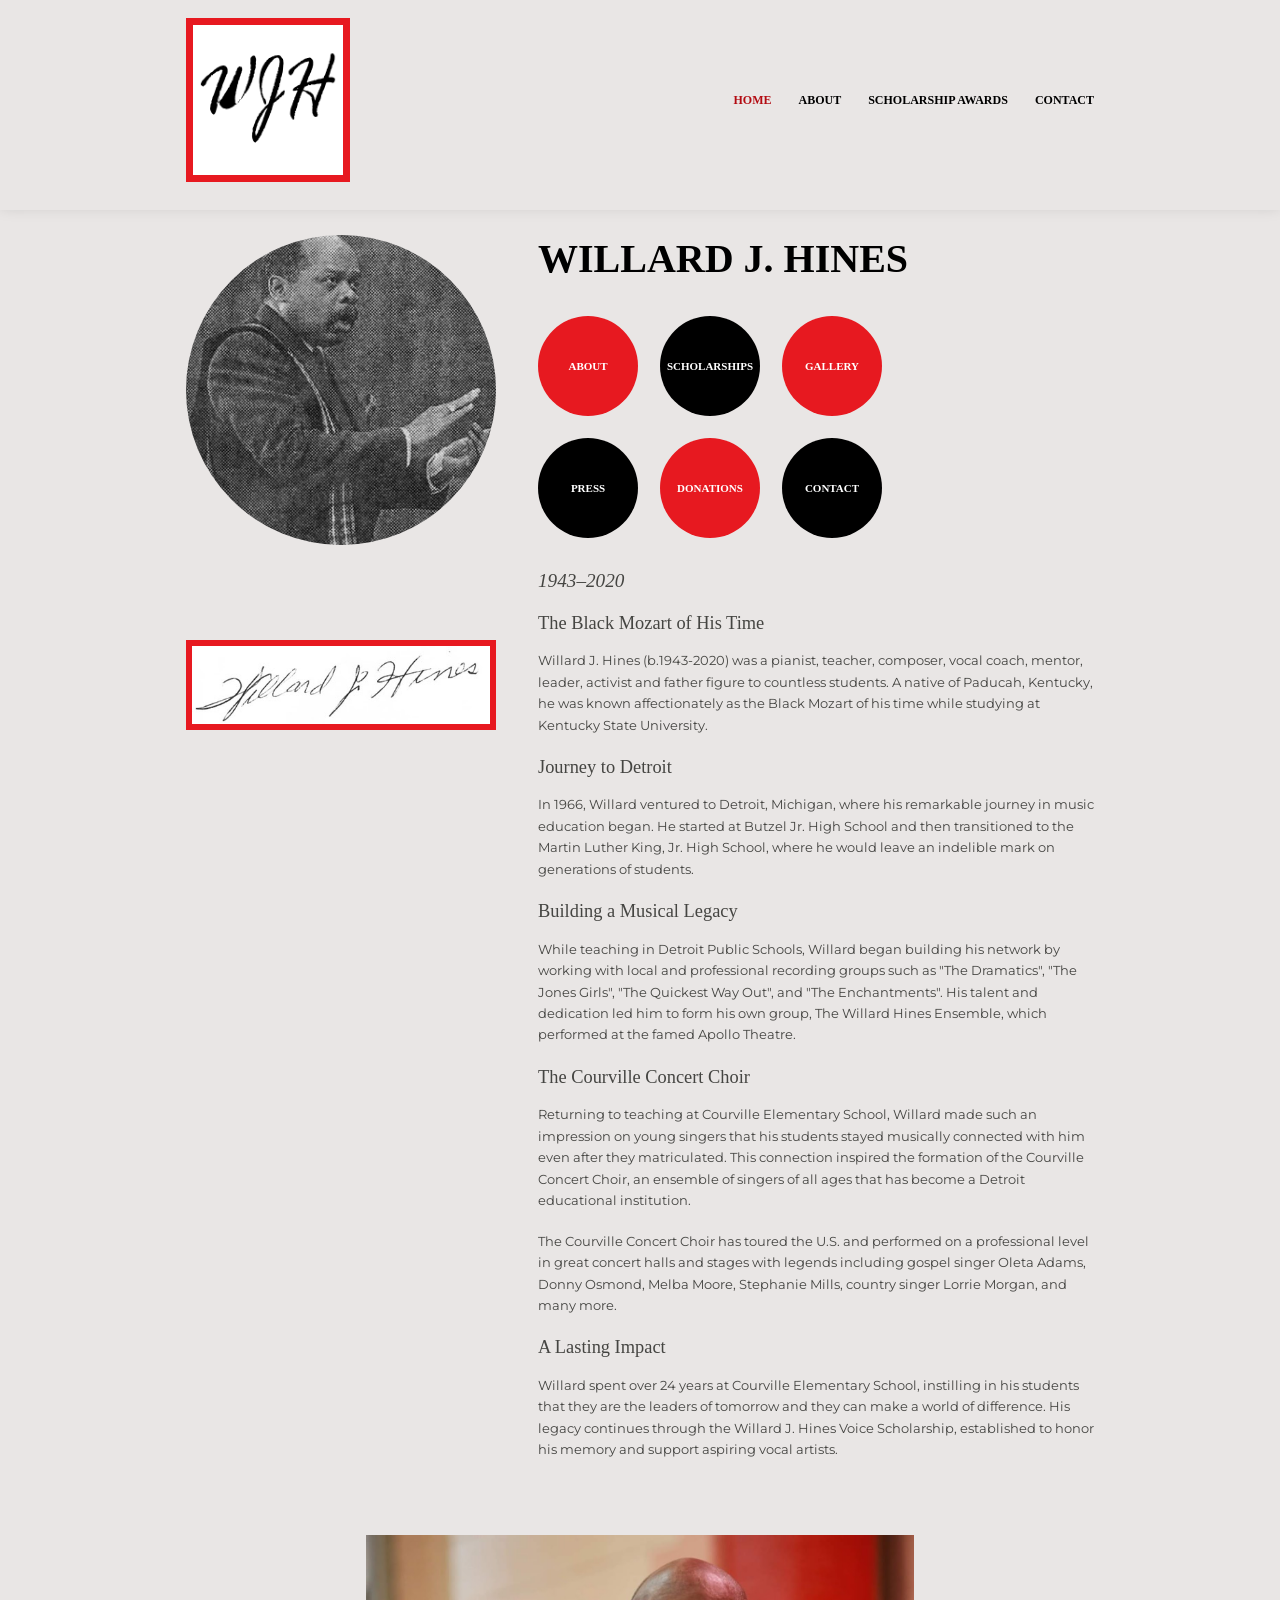
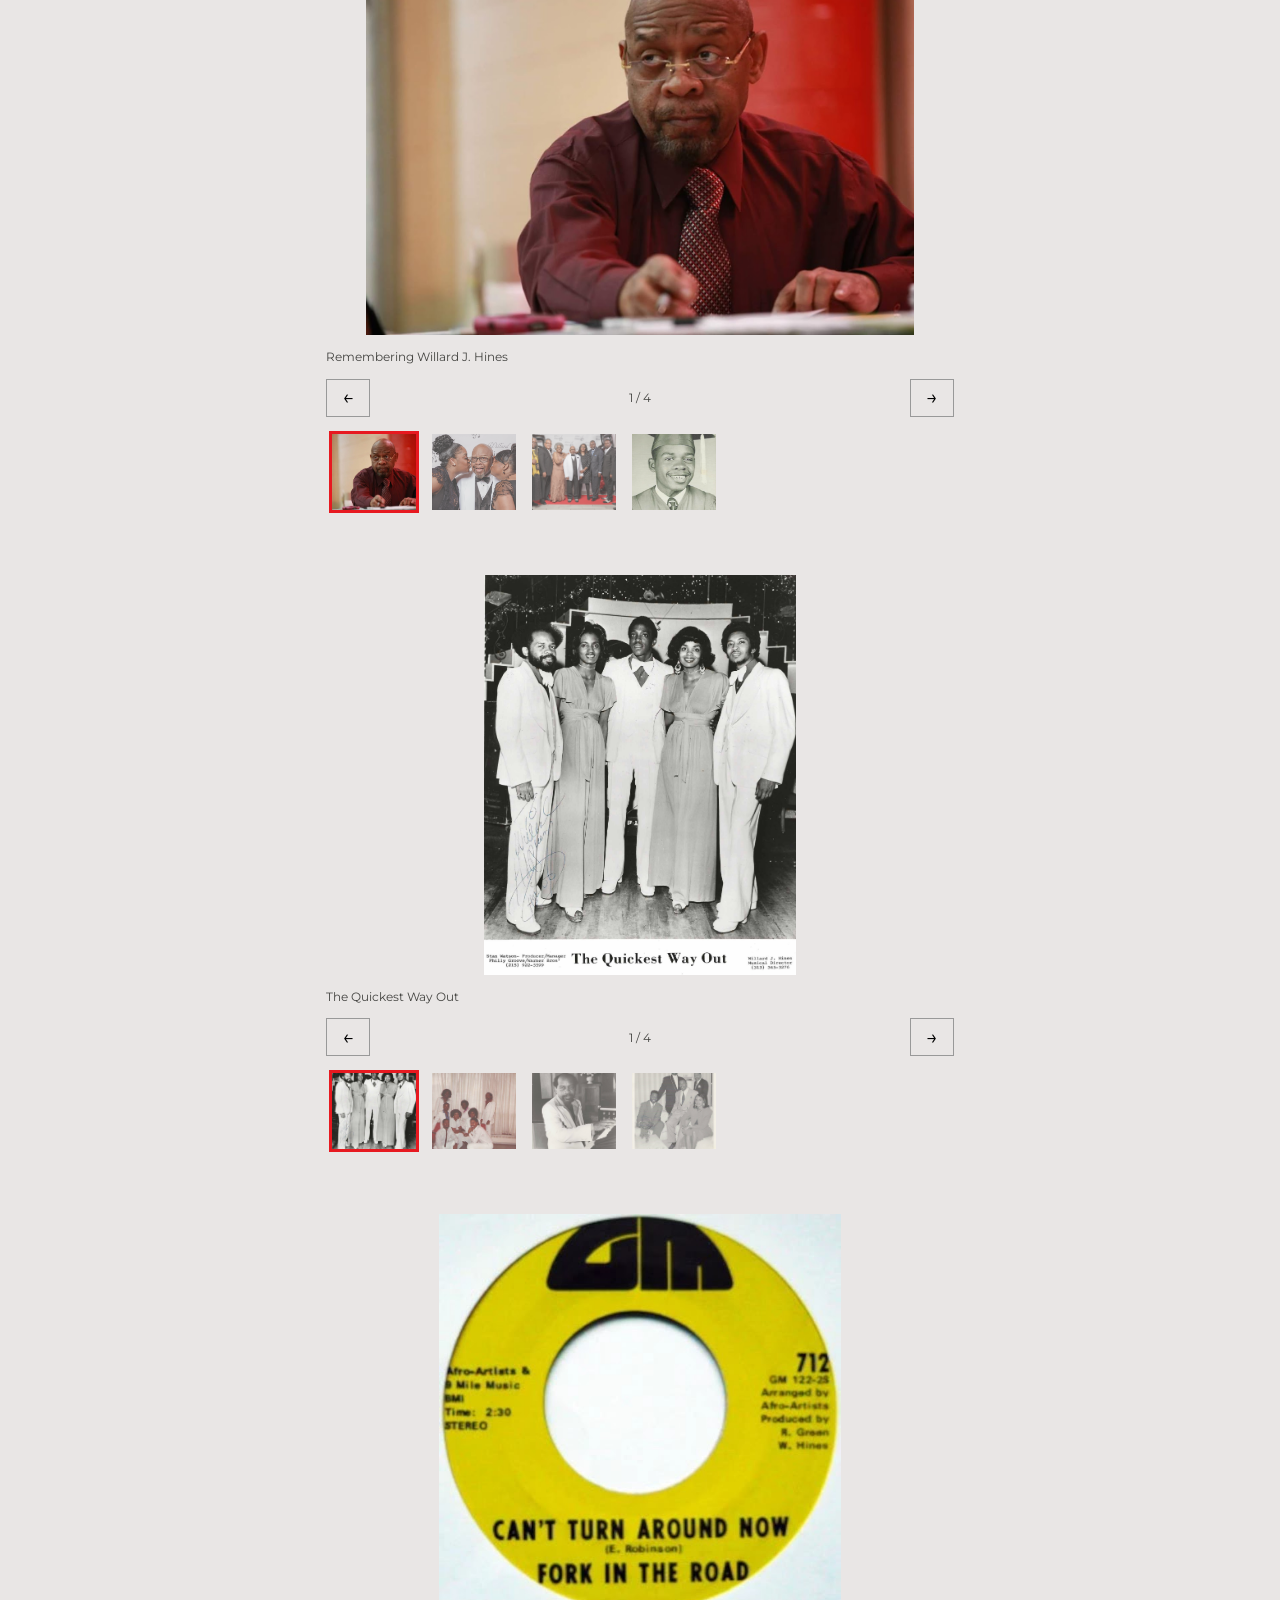
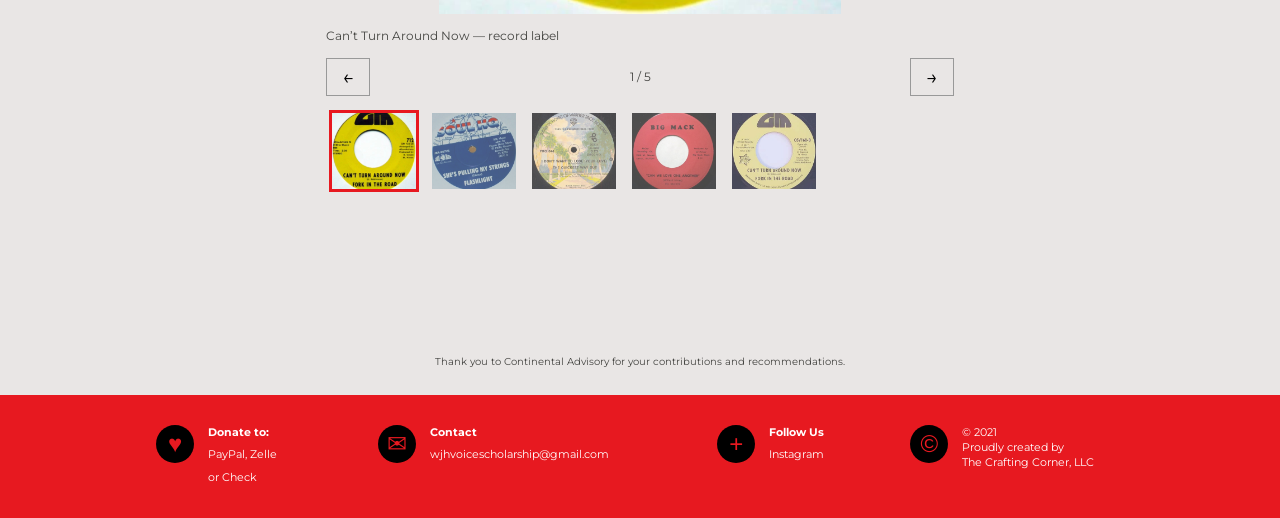
<file: index.html>
<!DOCTYPE html>
<html lang="en">
<head>
    <meta charset="UTF-8">
    <meta name="viewport" content="width=device-width, initial-scale=1.0">
    <title>Willard J. Hines | Scholarship Fund</title>
<meta name="description" content="Explore the life and legacy of Willard J. Hines and the Voice Scholarship supporting aspiring vocal artists.">
    <link rel="stylesheet" href="css/styles.css">
<link rel="stylesheet" href="css/pages.css">
    <link rel="preconnect" href="https://fonts.googleapis.com">
    <link rel="preconnect" href="https://fonts.gstatic.com" crossorigin>
    <link href="https://fonts.googleapis.com/css2?family=Montserrat:wght@400;500;600;700&amp;display=swap" rel="stylesheet">
</head>
<body class="page-index">
<a class="skip-link" href="#main-content">Skip to content</a>
    <nav class="main-nav">
        <div class="nav-container">
            <a href="index.html" class="logo">
                <img src="images/WJH_Logo.png" alt="Willard J. Hines Logo">
            </a>
            <button class="nav-toggle" aria-label="Toggle navigation" aria-expanded="false" aria-controls="nav-menu">
                <span></span>
                <span></span>
                <span></span>
            </button>
            <ul class="nav-menu" id="nav-menu">
                <li><a href="index.html" class="active">HOME</a></li>
                <li><a href="about.html">ABOUT</a></li>
                <li class="dropdown">
                    <a href="scholarship-awards.html">SCHOLARSHIP AWARDS</a>
                    <ul class="dropdown-menu">
                        <li><a href="guidelines.html">GUIDELINES</a></li>
                        <li><a href="press.html">PRESS</a></li>
                        <li><a href="gallery.html">GALLERY</a></li>
                        <li><a href="apply.html">APPLY</a></li>
                        <li><a href="donations.html">DONATIONS</a></li>
                    </ul>
                </li>
                <li><a href="contact.html">CONTACT</a></li>
            </ul>
        </div>
    </nav>

    <main id="main-content"><section class="home-intro container"><div class="home-portrait"><img src="images/WJH_Home.jpg" alt="Willard J. Hines"><img class="home-signature" src="images/WJH_Signature.jpg" alt="Willard J. Hines signature"></div><div class="home-copy"><h1>WILLARD J. HINES</h1><div class="circle-links"><a class="circle-link" href="about.html">About</a><a class="circle-link" href="scholarship-awards.html">Scholarships</a><a class="circle-link" href="gallery.html">Gallery</a><a class="circle-link" href="press.html">Press</a><a class="circle-link" href="donations.html">Donations</a><a class="circle-link" href="contact.html">Contact</a></div><p class="life-years">1943–2020</p>
                        <h2>The Black Mozart of His Time</h2>
                        <p>Willard J. Hines (b.1943-2020) was a pianist, teacher, composer, vocal coach, mentor, leader, activist and father figure to countless students. A native of Paducah, Kentucky, he was known affectionately as the Black Mozart of his time while studying at Kentucky State University.</p>
                        
                        <h2>Journey to Detroit</h2>
                        <p>In 1966, Willard ventured to Detroit, Michigan, where his remarkable journey in music education began. He started at Butzel Jr. High School and then transitioned to the Martin Luther King, Jr. High School, where he would leave an indelible mark on generations of students.</p>
                        
                        <h2>Building a Musical Legacy</h2>
                        <p>While teaching in Detroit Public Schools, Willard began building his network by working with local and professional recording groups such as "The Dramatics", "The Jones Girls", "The Quickest Way Out", and "The Enchantments". His talent and dedication led him to form his own group, The Willard Hines Ensemble, which performed at the famed Apollo Theatre.</p>
                        
                        <h2>The Courville Concert Choir</h2>
                        <p>Returning to teaching at Courville Elementary School, Willard made such an impression on young singers that his students stayed musically connected with him even after they matriculated. This connection inspired the formation of the Courville Concert Choir, an ensemble of singers of all ages that has become a Detroit educational institution.</p>
                        
                        <p>The Courville Concert Choir has toured the U.S. and performed on a professional level in great concert halls and stages with legends including gospel singer Oleta Adams, Donny Osmond, Melba Moore, Stephanie Mills, country singer Lorrie Morgan, and many more.</p>
                        
                        <h2>A Lasting Impact</h2>
                        <p>Willard spent over 24 years at Courville Elementary School, instilling in his students that they are the leaders of tomorrow and they can make a world of difference. His legacy continues through the Willard J. Hines Voice Scholarship, established to honor his memory and support aspiring vocal artists.</p>
                    </div></section><section class="home-albums container"><h2 class="sr-only">Memories and Music</h2><section class="photo-viewer" aria-label="Memories"><figure class="viewer-stage"><img class="viewer-image" src="images/archive-21.jpg" alt="Remembering Willard J. Hines"><figcaption class="viewer-caption">Remembering Willard J. Hines</figcaption></figure><div class="viewer-controls"><button type="button" class="viewer-prev" aria-label="Previous photo">←</button><p class="viewer-position" aria-live="polite">1 / 4</p><button type="button" class="viewer-next" aria-label="Next photo">→</button></div><div class="viewer-thumbnails" aria-label="Select a photo"><button type="button" class="viewer-thumb" aria-label="Remembering Willard J. Hines" aria-pressed="true" data-image="images/archive-21.jpg" data-caption="Remembering Willard J. Hines"><img loading="lazy" src="images/archive-21.jpg" alt=""></button><button type="button" class="viewer-thumb" aria-label="Celebrating with friends" aria-pressed="false" data-image="images/archive-43.jpg" data-caption="Celebrating with friends"><img loading="lazy" src="images/archive-43.jpg" alt=""></button><button type="button" class="viewer-thumb" aria-label="Community memories" aria-pressed="false" data-image="images/archive-46.jpg" data-caption="Community memories"><img loading="lazy" src="images/archive-46.jpg" alt=""></button><button type="button" class="viewer-thumb" aria-label="A portrait from the archive" aria-pressed="false" data-image="images/archive-42.jpg" data-caption="A portrait from the archive"><img loading="lazy" src="images/archive-42.jpg" alt=""></button></div></section><section class="photo-viewer" aria-label="Performers"><figure class="viewer-stage"><img class="viewer-image" src="images/archive-50.jpg" alt="The Quickest Way Out"><figcaption class="viewer-caption">The Quickest Way Out</figcaption></figure><div class="viewer-controls"><button type="button" class="viewer-prev" aria-label="Previous photo">←</button><p class="viewer-position" aria-live="polite">1 / 4</p><button type="button" class="viewer-next" aria-label="Next photo">→</button></div><div class="viewer-thumbnails" aria-label="Select a photo"><button type="button" class="viewer-thumb" aria-label="The Quickest Way Out" aria-pressed="true" data-image="images/archive-50.jpg" data-caption="The Quickest Way Out"><img loading="lazy" src="images/archive-50.jpg" alt=""></button><button type="button" class="viewer-thumb" aria-label="The Willard Hines Ensemble" aria-pressed="false" data-image="images/archive-56.jpg" data-caption="The Willard Hines Ensemble"><img loading="lazy" src="images/archive-56.jpg" alt=""></button><button type="button" class="viewer-thumb" aria-label="Willard J. Hines at the piano" aria-pressed="false" data-image="images/archive-36.jpg" data-caption="Willard J. Hines at the piano"><img loading="lazy" src="images/archive-36.jpg" alt=""></button><button type="button" class="viewer-thumb" aria-label="Musical memories" aria-pressed="false" data-image="images/archive-40.jpg" data-caption="Musical memories"><img loading="lazy" src="images/archive-40.jpg" alt=""></button></div></section><section class="photo-viewer" aria-label="Recordings"><figure class="viewer-stage"><img class="viewer-image" src="images/archive-23.jpg" alt="Can’t Turn Around Now — record label"><figcaption class="viewer-caption">Can’t Turn Around Now — record label</figcaption></figure><div class="viewer-controls"><button type="button" class="viewer-prev" aria-label="Previous photo">←</button><p class="viewer-position" aria-live="polite">1 / 5</p><button type="button" class="viewer-next" aria-label="Next photo">→</button></div><div class="viewer-thumbnails" aria-label="Select a photo"><button type="button" class="viewer-thumb" aria-label="Can’t Turn Around Now — record label" aria-pressed="true" data-image="images/archive-23.jpg" data-caption="Can’t Turn Around Now — record label"><img loading="lazy" src="images/archive-23.jpg" alt=""></button><button type="button" class="viewer-thumb" aria-label="She’s Pulling My Strings — record label" aria-pressed="false" data-image="images/archive-24.jpg" data-caption="She’s Pulling My Strings — record label"><img loading="lazy" src="images/archive-24.jpg" alt=""></button><button type="button" class="viewer-thumb" aria-label="Recordings from the archive" aria-pressed="false" data-image="images/archive-25.jpg" data-caption="Recordings from the archive"><img loading="lazy" src="images/archive-25.jpg" alt=""></button><button type="button" class="viewer-thumb" aria-label="Big Mack record label" aria-pressed="false" data-image="images/archive-26.jpg" data-caption="Big Mack record label"><img loading="lazy" src="images/archive-26.jpg" alt=""></button><button type="button" class="viewer-thumb" aria-label="Can’t Turn Around Now — alternate label" aria-pressed="false" data-image="images/archive-27.jpg" data-caption="Can’t Turn Around Now — alternate label"><img loading="lazy" src="images/archive-27.jpg" alt=""></button></div></section></section></main>

    <section class="acknowledgment"><p>Thank you to Continental Advisory for your contributions and recommendations.</p></section><footer class="main-footer"><div class="footer-container"><div class="footer-item"><span class="footer-icon" aria-hidden="true">♥</span><div><h3>Donate to:</h3><a href="donations.html">PayPal, Zelle<br>or Check</a></div></div><div class="footer-item"><span class="footer-icon" aria-hidden="true">✉</span><div><h3>Contact</h3><a href="mailto:wjhvoicescholarship@gmail.com">wjhvoicescholarship@gmail.com</a></div></div><div class="footer-item"><span class="footer-icon" aria-hidden="true">+</span><div><h3>Follow Us</h3><a href="https://www.instagram.com/wjh_scholarshipfund/" target="_blank" rel="noopener">Instagram</a></div></div><div class="footer-item"><span class="footer-icon" aria-hidden="true">©</span><div><p>© 2021<br>Proudly created by<br>The Crafting Corner, LLC</p></div></div></div></footer>

    <script src="js/main.js"></script>
</body>
</html>
</file>
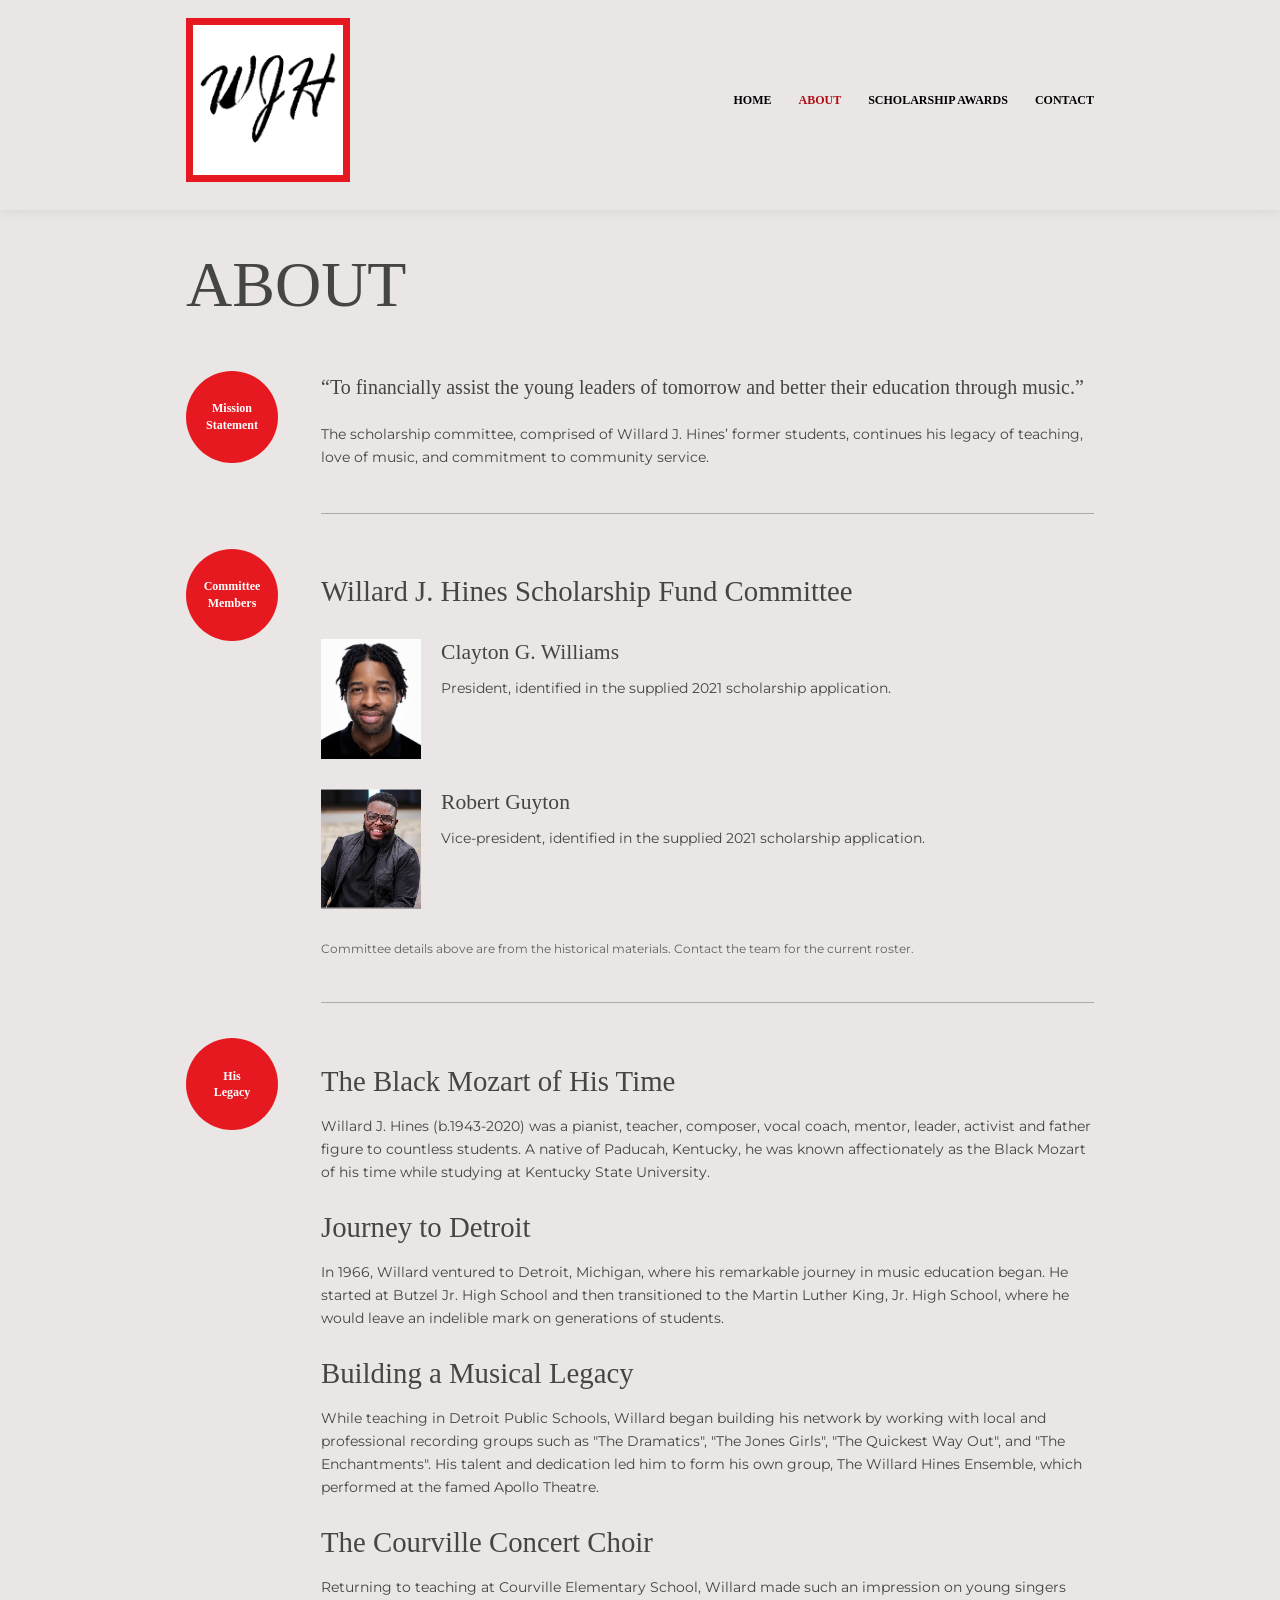
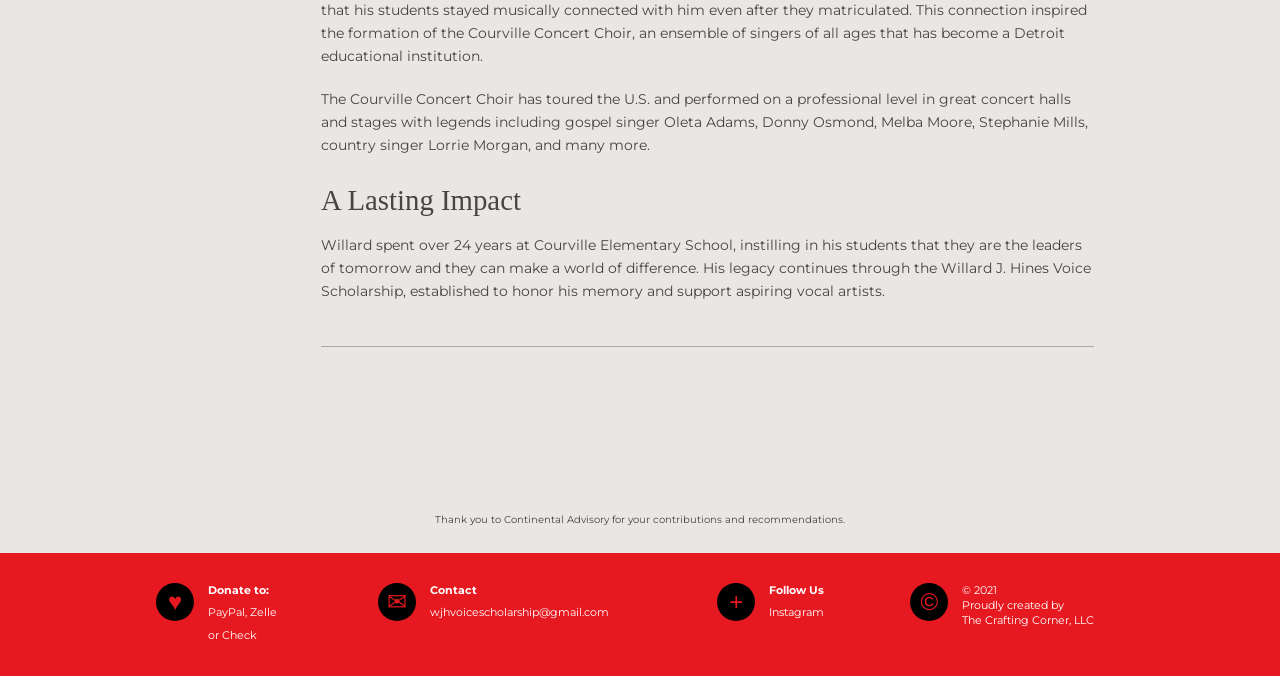
<file: about.html>
<!DOCTYPE html>
<html lang="en">
<head>
    <meta charset="UTF-8">
    <meta name="viewport" content="width=device-width, initial-scale=1.0">
    <title>About | Willard J. Hines</title>
<meta name="description" content="Explore the life and legacy of Willard J. Hines and the Voice Scholarship supporting aspiring vocal artists.">
    <link rel="stylesheet" href="css/styles.css">
<link rel="stylesheet" href="css/pages.css">
    <link rel="preconnect" href="https://fonts.googleapis.com">
    <link rel="preconnect" href="https://fonts.gstatic.com" crossorigin>
    <link href="https://fonts.googleapis.com/css2?family=Montserrat:wght@400;500;600;700&amp;display=swap" rel="stylesheet">
</head>
<body class="page-about">
<a class="skip-link" href="#main-content">Skip to content</a>
    <nav class="main-nav">
        <div class="nav-container">
            <a href="index.html" class="logo">
                <img src="images/WJH_Logo.png" alt="Willard J. Hines Logo">
            </a>
            <button class="nav-toggle" aria-label="Toggle navigation" aria-expanded="false" aria-controls="nav-menu">
                <span></span>
                <span></span>
                <span></span>
            </button>
            <ul class="nav-menu" id="nav-menu">
                <li><a href="index.html">HOME</a></li>
                <li><a href="about.html" class="active">ABOUT</a></li>
                <li class="dropdown">
                    <a href="scholarship-awards.html">SCHOLARSHIP AWARDS</a>
                    <ul class="dropdown-menu">
                        <li><a href="guidelines.html">GUIDELINES</a></li>
                        <li><a href="press.html">PRESS</a></li>
                        <li><a href="gallery.html">GALLERY</a></li>
                        <li><a href="apply.html">APPLY</a></li>
                        <li><a href="donations.html">DONATIONS</a></li>
                    </ul>
                </li>
                <li><a href="contact.html">CONTACT</a></li>
            </ul>
        </div>
    </nav>

    <main id="main-content"><section class="page-header"><div class="container"><h1>ABOUT</h1></div></section><section class="container about-content"><div class="editorial-row"><span class="red-badge">Mission<br>Statement</span><div><p class="mission-quote">“To financially assist the young leaders of tomorrow and better their education through music.”</p><p>The scholarship committee, comprised of Willard J. Hines’ former students, continues his legacy of teaching, love of music, and commitment to community service.</p></div></div><div class="editorial-row"><span class="red-badge">Committee<br>Members</span><div><h2>Willard J. Hines Scholarship Fund Committee</h2><div class="committee-member"><img src="images/archive-52.png" alt="Clayton G. Williams"><div><h3>Clayton G. Williams</h3><p>President, identified in the supplied 2021 scholarship application.</p></div></div><div class="committee-member"><img src="images/archive-55.png" alt="Robert Guyton"><div><h3>Robert Guyton</h3><p>Vice-president, identified in the supplied 2021 scholarship application.</p></div></div><p class="source-note">Committee details above are from the historical materials. Contact the team for the current roster.</p></div></div><div class="editorial-row"><span class="red-badge">His<br>Legacy</span><div>
                        <h2>The Black Mozart of His Time</h2>
                        <p>Willard J. Hines (b.1943-2020) was a pianist, teacher, composer, vocal coach, mentor, leader, activist and father figure to countless students. A native of Paducah, Kentucky, he was known affectionately as the Black Mozart of his time while studying at Kentucky State University.</p>
                        
                        <h2>Journey to Detroit</h2>
                        <p>In 1966, Willard ventured to Detroit, Michigan, where his remarkable journey in music education began. He started at Butzel Jr. High School and then transitioned to the Martin Luther King, Jr. High School, where he would leave an indelible mark on generations of students.</p>
                        
                        <h2>Building a Musical Legacy</h2>
                        <p>While teaching in Detroit Public Schools, Willard began building his network by working with local and professional recording groups such as "The Dramatics", "The Jones Girls", "The Quickest Way Out", and "The Enchantments". His talent and dedication led him to form his own group, The Willard Hines Ensemble, which performed at the famed Apollo Theatre.</p>
                        
                        <h2>The Courville Concert Choir</h2>
                        <p>Returning to teaching at Courville Elementary School, Willard made such an impression on young singers that his students stayed musically connected with him even after they matriculated. This connection inspired the formation of the Courville Concert Choir, an ensemble of singers of all ages that has become a Detroit educational institution.</p>
                        
                        <p>The Courville Concert Choir has toured the U.S. and performed on a professional level in great concert halls and stages with legends including gospel singer Oleta Adams, Donny Osmond, Melba Moore, Stephanie Mills, country singer Lorrie Morgan, and many more.</p>
                        
                        <h2>A Lasting Impact</h2>
                        <p>Willard spent over 24 years at Courville Elementary School, instilling in his students that they are the leaders of tomorrow and they can make a world of difference. His legacy continues through the Willard J. Hines Voice Scholarship, established to honor his memory and support aspiring vocal artists.</p>
                    </div></div></section></main>

    <section class="acknowledgment"><p>Thank you to Continental Advisory for your contributions and recommendations.</p></section><footer class="main-footer"><div class="footer-container"><div class="footer-item"><span class="footer-icon" aria-hidden="true">♥</span><div><h3>Donate to:</h3><a href="donations.html">PayPal, Zelle<br>or Check</a></div></div><div class="footer-item"><span class="footer-icon" aria-hidden="true">✉</span><div><h3>Contact</h3><a href="mailto:wjhvoicescholarship@gmail.com">wjhvoicescholarship@gmail.com</a></div></div><div class="footer-item"><span class="footer-icon" aria-hidden="true">+</span><div><h3>Follow Us</h3><a href="https://www.instagram.com/wjh_scholarshipfund/" target="_blank" rel="noopener">Instagram</a></div></div><div class="footer-item"><span class="footer-icon" aria-hidden="true">©</span><div><p>© 2021<br>Proudly created by<br>The Crafting Corner, LLC</p></div></div></div></footer>

    <script src="js/main.js"></script>
</body>
</html>
</file>
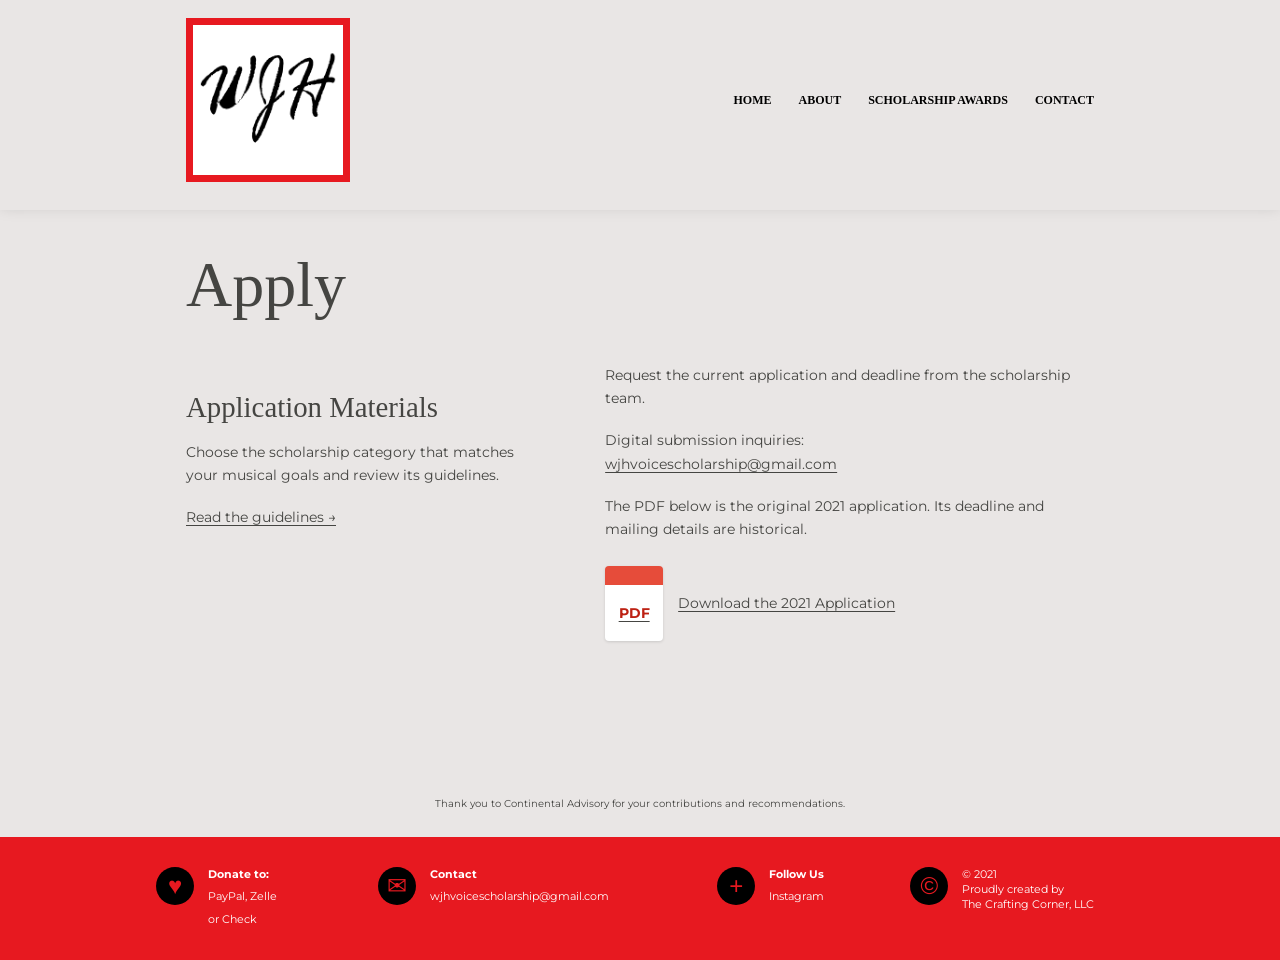
<file: apply.html>
<!DOCTYPE html>
<html lang="en">
<head>
    <meta charset="UTF-8">
    <meta name="viewport" content="width=device-width, initial-scale=1.0">
    <title>Apply for Scholarship | Willard J. Hines</title>
<meta name="description" content="Explore the life and legacy of Willard J. Hines and the Voice Scholarship supporting aspiring vocal artists.">
    <link rel="stylesheet" href="css/styles.css">
    <link rel="stylesheet" href="css/pages.css">
    <link rel="preconnect" href="https://fonts.googleapis.com">
    <link rel="preconnect" href="https://fonts.gstatic.com" crossorigin>
    <link href="https://fonts.googleapis.com/css2?family=Montserrat:wght@400;500;600;700&amp;display=swap" rel="stylesheet">
</head>
<body class="page-apply">
<a class="skip-link" href="#main-content">Skip to content</a>
    <nav class="main-nav">
        <div class="nav-container">
            <a href="index.html" class="logo">
                <img src="images/WJH_Logo.png" alt="Willard J. Hines Logo">
            </a>
            <button class="nav-toggle" aria-label="Toggle navigation" aria-expanded="false" aria-controls="nav-menu">
                <span></span>
                <span></span>
                <span></span>
            </button>
            <ul class="nav-menu" id="nav-menu">
                <li><a href="index.html">HOME</a></li>
                <li><a href="about.html">ABOUT</a></li>
                <li class="dropdown">
                    <a href="scholarship-awards.html">SCHOLARSHIP AWARDS</a>
                    <ul class="dropdown-menu">
                        <li><a href="guidelines.html">GUIDELINES</a></li>
                        <li><a href="press.html">PRESS</a></li>
                        <li><a href="gallery.html">GALLERY</a></li>
                        <li><a href="apply.html" class="active">APPLY</a></li>
                        <li><a href="donations.html">DONATIONS</a></li>
                    </ul>
                </li>
                <li><a href="contact.html">CONTACT</a></li>
            </ul>
        </div>
    </nav>

    <main id="main-content"><section class="page-header"><div class="container"><h1>Apply</h1></div></section><section class="container split-page"><div><h2>Application Materials</h2><p>Choose the scholarship category that matches your musical goals and review its guidelines.</p><a href="guidelines.html">Read the guidelines →</a></div><div><p>Request the current application and deadline from the scholarship team.</p><p>Digital submission inquiries:<br><a href="mailto:wjhvoicescholarship@gmail.com">wjhvoicescholarship@gmail.com</a></p><p>The PDF below is the original 2021 application. Its deadline and mailing details are historical.</p><a class="pdf-link" href="documents/scholarship-application-2021.pdf"><span class="pdf-symbol" aria-hidden="true">PDF</span><span>Download the 2021 Application</span></a></div></section></main>

    <section class="acknowledgment"><p>Thank you to Continental Advisory for your contributions and recommendations.</p></section><footer class="main-footer"><div class="footer-container"><div class="footer-item"><span class="footer-icon" aria-hidden="true">♥</span><div><h3>Donate to:</h3><a href="donations.html">PayPal, Zelle<br>or Check</a></div></div><div class="footer-item"><span class="footer-icon" aria-hidden="true">✉</span><div><h3>Contact</h3><a href="mailto:wjhvoicescholarship@gmail.com">wjhvoicescholarship@gmail.com</a></div></div><div class="footer-item"><span class="footer-icon" aria-hidden="true">+</span><div><h3>Follow Us</h3><a href="https://www.instagram.com/wjh_scholarshipfund/" target="_blank" rel="noopener">Instagram</a></div></div><div class="footer-item"><span class="footer-icon" aria-hidden="true">©</span><div><p>© 2021<br>Proudly created by<br>The Crafting Corner, LLC</p></div></div></div></footer>

    <script src="js/main.js"></script>
</body>
</html>
</file>
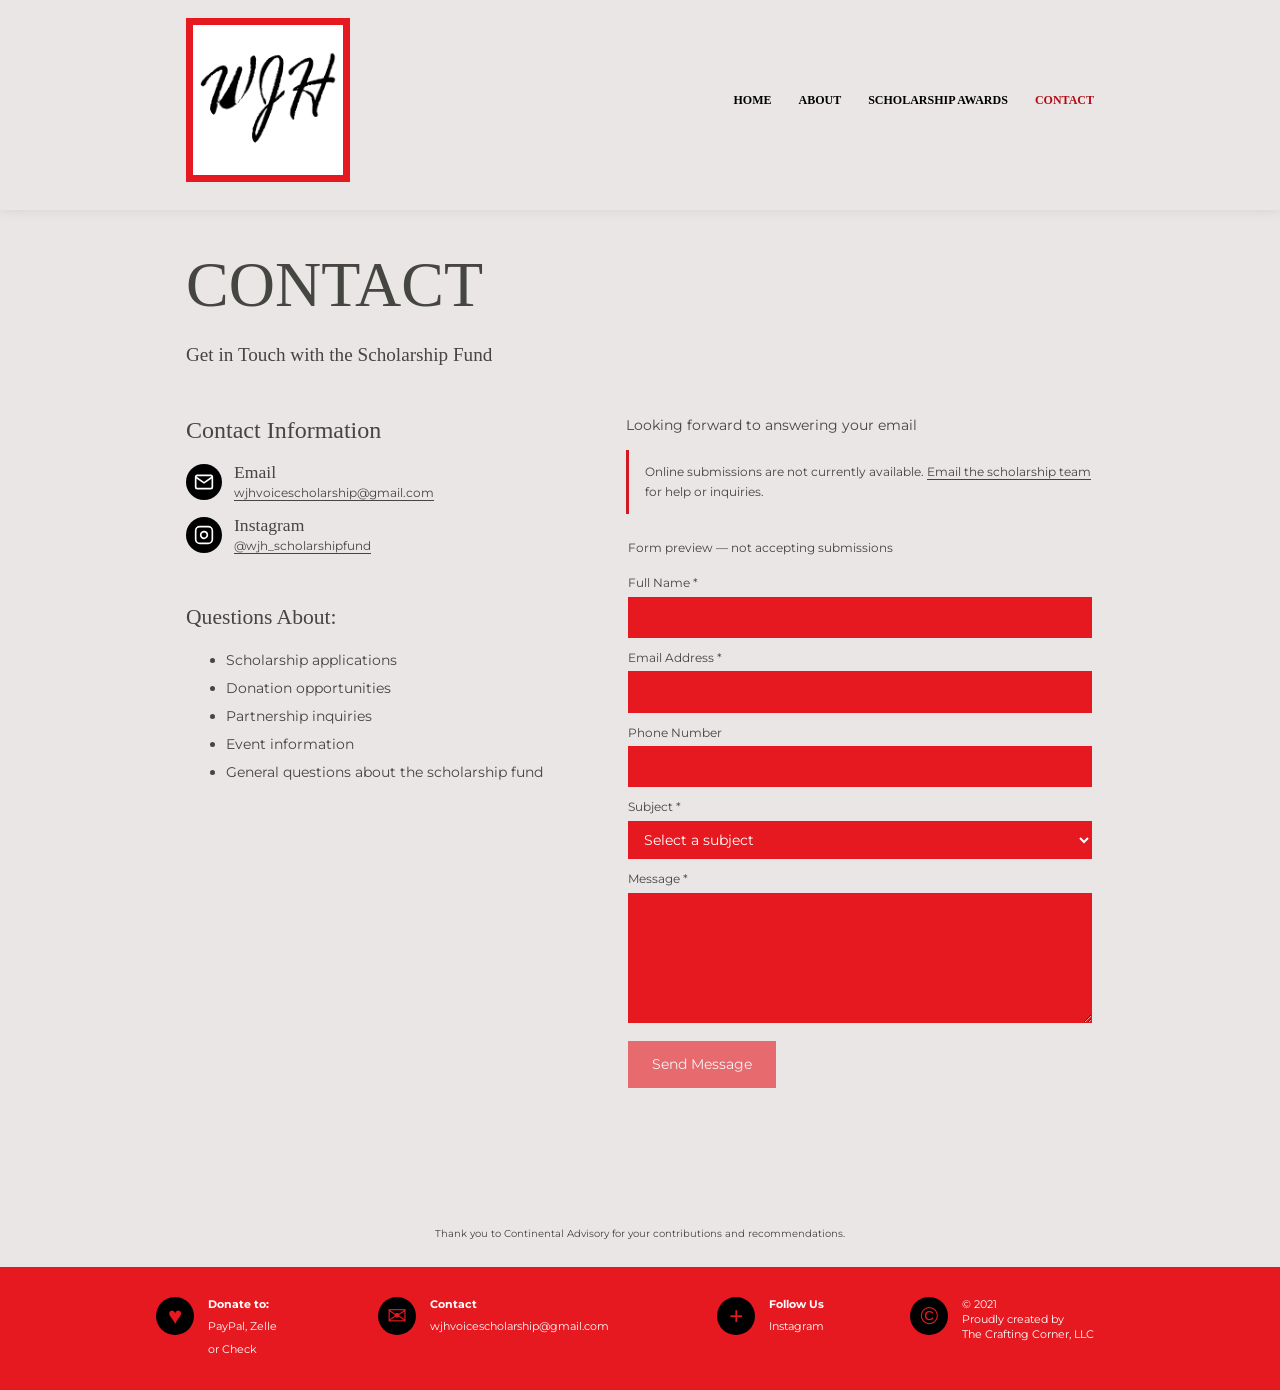
<file: contact.html>
<!DOCTYPE html>
<html lang="en">
<head>
    <meta charset="UTF-8">
    <meta name="viewport" content="width=device-width, initial-scale=1.0">
    <title>Contact | Willard J. Hines</title>
<meta name="description" content="Explore the life and legacy of Willard J. Hines and the Voice Scholarship supporting aspiring vocal artists.">
    <link rel="stylesheet" href="css/styles.css">
    <link rel="stylesheet" href="css/pages.css">
    <link rel="preconnect" href="https://fonts.googleapis.com">
    <link rel="preconnect" href="https://fonts.gstatic.com" crossorigin>
    <link href="https://fonts.googleapis.com/css2?family=Montserrat:wght@400;500;600;700&amp;display=swap" rel="stylesheet">
</head>
<body class="page-contact">
<a class="skip-link" href="#main-content">Skip to content</a>
    <nav class="main-nav">
        <div class="nav-container">
            <a href="index.html" class="logo">
                <img src="images/WJH_Logo.png" alt="Willard J. Hines Logo">
            </a>
            <button class="nav-toggle" aria-label="Toggle navigation" aria-expanded="false" aria-controls="nav-menu">
                <span></span>
                <span></span>
                <span></span>
            </button>
            <ul class="nav-menu" id="nav-menu">
                <li><a href="index.html">HOME</a></li>
                <li><a href="about.html">ABOUT</a></li>
                <li class="dropdown">
                    <a href="scholarship-awards.html">SCHOLARSHIP AWARDS</a>
                    <ul class="dropdown-menu">
                        <li><a href="guidelines.html">GUIDELINES</a></li>
                        <li><a href="press.html">PRESS</a></li>
                        <li><a href="gallery.html">GALLERY</a></li>
                        <li><a href="apply.html">APPLY</a></li>
                        <li><a href="donations.html">DONATIONS</a></li>
                    </ul>
                </li>
                <li><a href="contact.html" class="active">CONTACT</a></li>
            </ul>
        </div>
    </nav>

    <main id="main-content">
        <section class="page-header">
            <div class="container">
                <h1>CONTACT</h1>
                <p class="subtitle">Get in Touch with the Scholarship Fund</p>
            </div>
        </section>

        <section class="contact-content">
            <div class="contact-grid">
                <div class="contact-info">
                    <h2>Contact Information</h2>
                    <div class="contact-details">
                        <div class="contact-item">
                            <div class="contact-icon">
                                <svg width="20" height="20" viewBox="0 0 24 24" fill="none" stroke="white" stroke-width="2">
                                    <path d="M4 4h16c1.1 0 2 .9 2 2v12c0 1.1-.9 2-2 2H4c-1.1 0-2-.9-2-2V6c0-1.1.9-2 2-2z"></path>
                                    <polyline points="22,6 12,13 2,6"></polyline>
                                </svg>
                            </div>
                            <div class="contact-item-content">
                                <h3>Email</h3>
                                <p><a href="mailto:wjhvoicescholarship@gmail.com">wjhvoicescholarship@gmail.com</a></p>
                            </div>
                        </div>

                        <div class="contact-item">
                            <div class="contact-icon">
                                <svg width="20" height="20" viewBox="0 0 24 24" fill="none" stroke="white" stroke-width="2">
                                    <rect x="2" y="2" width="20" height="20" rx="5" ry="5"></rect>
                                    <path d="M16 11.37A4 4 0 1 1 12.63 8 4 4 0 0 1 16 11.37z"></path>
                                    <line x1="17.5" y1="6.5" x2="17.51" y2="6.5"></line>
                                </svg>
                            </div>
                            <div class="contact-item-content">
                                <h3>Instagram</h3>
                                <p><a href="https://www.instagram.com/wjh_scholarshipfund/" target="_blank" rel="noopener">@wjh_scholarshipfund</a></p>
                            </div>
                        </div>

                        
                    </div>

                    <div style="margin-top: 3rem;">
                        <h3>Questions About:</h3>
                        <ul style="margin-top: 1rem; line-height: 2;">
                            <li>Scholarship applications</li>
                            <li>Donation opportunities</li>
                            <li>Partnership inquiries</li>
                            <li>Event information</li>
                            <li>General questions about the scholarship fund</li>
                        </ul>
                    </div>
                </div>

                <div class="contact-form">
                    <h2>Looking forward to answering your email</h2>
                    <p class="notice">Online submissions are not currently available. <a href="mailto:wjhvoicescholarship@gmail.com">Email the scholarship team</a> for help or inquiries.</p><form id="contactForm" method="post" data-unconfigured="true"><fieldset disabled><legend>Form preview — not accepting submissions</legend>
                        <div class="form-group">
                            <label for="name">Full Name *</label>
                            <input type="text" id="name" name="name" required>
                        </div>

                        <div class="form-group">
                            <label for="email">Email Address *</label>
                            <input type="email" id="email" name="email" required>
                        </div>

                        <div class="form-group">
                            <label for="phone">Phone Number</label>
                            <input type="tel" id="phone" name="phone">
                        </div>

                        <div class="form-group">
                            <label for="subject">Subject *</label>
                            <select id="subject" name="subject" required>
                                <option value="">Select a subject</option>
                                <option value="scholarship">Scholarship Application</option>
                                <option value="donation">Donation Inquiry</option>
                                <option value="partnership">Partnership</option>
                                <option value="event">Event Information</option>
                                <option value="general">General Question</option>
                                <option value="other">Other</option>
                            </select>
                        </div>

                        <div class="form-group">
                            <label for="message">Message *</label>
                            <textarea id="message" name="message" required></textarea>
                        </div>

                        <button type="submit" class="btn btn-large">Send Message</button>
                    </fieldset></form>
                </div>
            </div>
        </section>
    </main>

    <section class="acknowledgment"><p>Thank you to Continental Advisory for your contributions and recommendations.</p></section><footer class="main-footer"><div class="footer-container"><div class="footer-item"><span class="footer-icon" aria-hidden="true">♥</span><div><h3>Donate to:</h3><a href="donations.html">PayPal, Zelle<br>or Check</a></div></div><div class="footer-item"><span class="footer-icon" aria-hidden="true">✉</span><div><h3>Contact</h3><a href="mailto:wjhvoicescholarship@gmail.com">wjhvoicescholarship@gmail.com</a></div></div><div class="footer-item"><span class="footer-icon" aria-hidden="true">+</span><div><h3>Follow Us</h3><a href="https://www.instagram.com/wjh_scholarshipfund/" target="_blank" rel="noopener">Instagram</a></div></div><div class="footer-item"><span class="footer-icon" aria-hidden="true">©</span><div><p>© 2021<br>Proudly created by<br>The Crafting Corner, LLC</p></div></div></div></footer>

    <script src="js/main.js"></script>
</body>
</html>
</file>
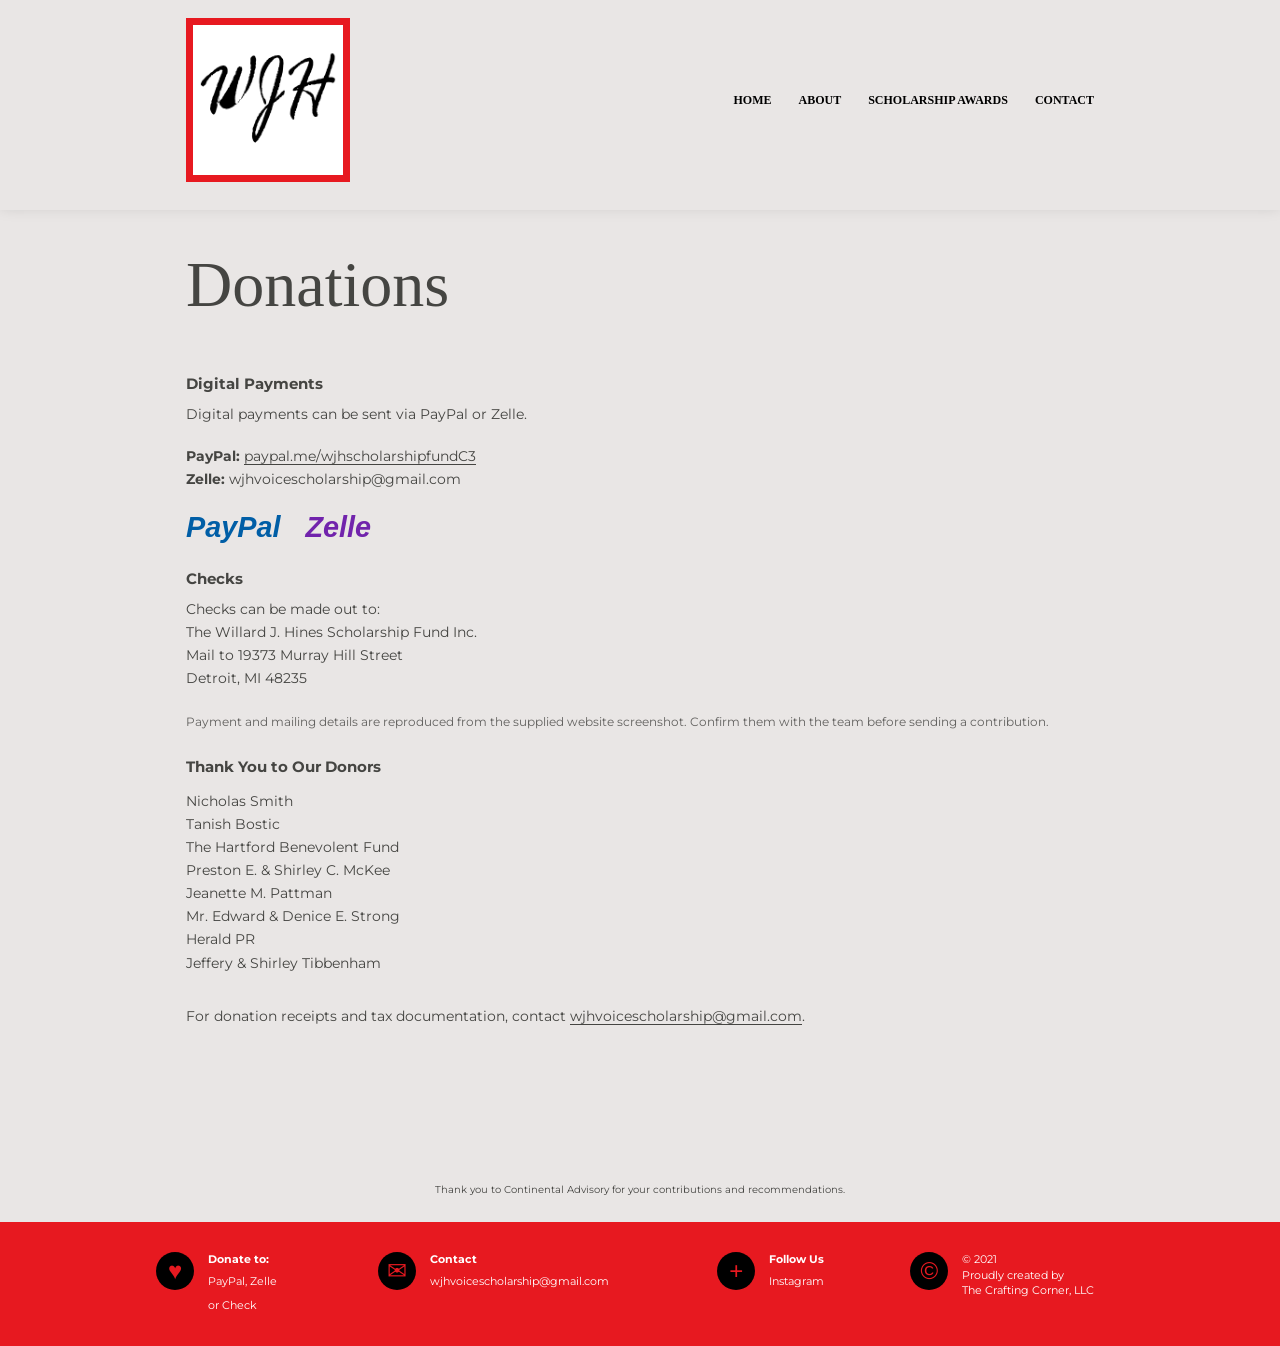
<file: donations.html>
<!DOCTYPE html>
<html lang="en">
<head>
    <meta charset="UTF-8">
    <meta name="viewport" content="width=device-width, initial-scale=1.0">
    <title>Donations | Willard J. Hines</title>
<meta name="description" content="Explore the life and legacy of Willard J. Hines and the Voice Scholarship supporting aspiring vocal artists.">
    <link rel="stylesheet" href="css/styles.css">
    <link rel="stylesheet" href="css/pages.css">
    <link rel="preconnect" href="https://fonts.googleapis.com">
    <link rel="preconnect" href="https://fonts.gstatic.com" crossorigin>
    <link href="https://fonts.googleapis.com/css2?family=Montserrat:wght@400;500;600;700&amp;display=swap" rel="stylesheet">
</head>
<body class="page-donations">
<a class="skip-link" href="#main-content">Skip to content</a>
    <nav class="main-nav">
        <div class="nav-container">
            <a href="index.html" class="logo">
                <img src="images/WJH_Logo.png" alt="Willard J. Hines Logo">
            </a>
            <button class="nav-toggle" aria-label="Toggle navigation" aria-expanded="false" aria-controls="nav-menu">
                <span></span>
                <span></span>
                <span></span>
            </button>
            <ul class="nav-menu" id="nav-menu">
                <li><a href="index.html">HOME</a></li>
                <li><a href="about.html">ABOUT</a></li>
                <li class="dropdown">
                    <a href="scholarship-awards.html">SCHOLARSHIP AWARDS</a>
                    <ul class="dropdown-menu">
                        <li><a href="guidelines.html">GUIDELINES</a></li>
                        <li><a href="press.html">PRESS</a></li>
                        <li><a href="gallery.html">GALLERY</a></li>
                        <li><a href="apply.html">APPLY</a></li>
                        <li><a href="donations.html" class="active">DONATIONS</a></li>
                    </ul>
                </li>
                <li><a href="contact.html">CONTACT</a></li>
            </ul>
        </div>
    </nav>

    <main id="main-content"><section class="page-header"><div class="container"><h1>Donations</h1></div></section><section class="container donation-copy"><h2>Digital Payments</h2><p>Digital payments can be sent via PayPal or Zelle.</p><p><strong>PayPal:</strong> <a href="https://paypal.me/wjhscholarshipfundC3" target="_blank" rel="noopener">paypal.me/wjhscholarshipfundC3</a><br><strong>Zelle:</strong> wjhvoicescholarship@gmail.com</p><div class="payment-words"><span>PayPal</span><span>Zelle</span></div><h2>Checks</h2><p>Checks can be made out to:<br>The Willard J. Hines Scholarship Fund Inc.<br>Mail to 19373 Murray Hill Street<br>Detroit, MI 48235</p><p class="source-note">Payment and mailing details are reproduced from the supplied website screenshot. Confirm them with the team before sending a contribution.</p><h2>Thank You to Our Donors</h2><ul class="donor-list"><li>Nicholas Smith</li><li>Tanish Bostic</li><li>The Hartford Benevolent Fund</li><li>Preston E. &amp; Shirley C. McKee</li><li>Jeanette M. Pattman</li><li>Mr. Edward &amp; Denice E. Strong</li><li>Herald PR</li><li>Jeffery &amp; Shirley Tibbenham</li></ul><p>For donation receipts and tax documentation, contact <a href="mailto:wjhvoicescholarship@gmail.com">wjhvoicescholarship@gmail.com</a>.</p></section></main>

    <section class="acknowledgment"><p>Thank you to Continental Advisory for your contributions and recommendations.</p></section><footer class="main-footer"><div class="footer-container"><div class="footer-item"><span class="footer-icon" aria-hidden="true">♥</span><div><h3>Donate to:</h3><a href="donations.html">PayPal, Zelle<br>or Check</a></div></div><div class="footer-item"><span class="footer-icon" aria-hidden="true">✉</span><div><h3>Contact</h3><a href="mailto:wjhvoicescholarship@gmail.com">wjhvoicescholarship@gmail.com</a></div></div><div class="footer-item"><span class="footer-icon" aria-hidden="true">+</span><div><h3>Follow Us</h3><a href="https://www.instagram.com/wjh_scholarshipfund/" target="_blank" rel="noopener">Instagram</a></div></div><div class="footer-item"><span class="footer-icon" aria-hidden="true">©</span><div><p>© 2021<br>Proudly created by<br>The Crafting Corner, LLC</p></div></div></div></footer>

    <script src="js/main.js"></script>
</body>
</html>
</file>
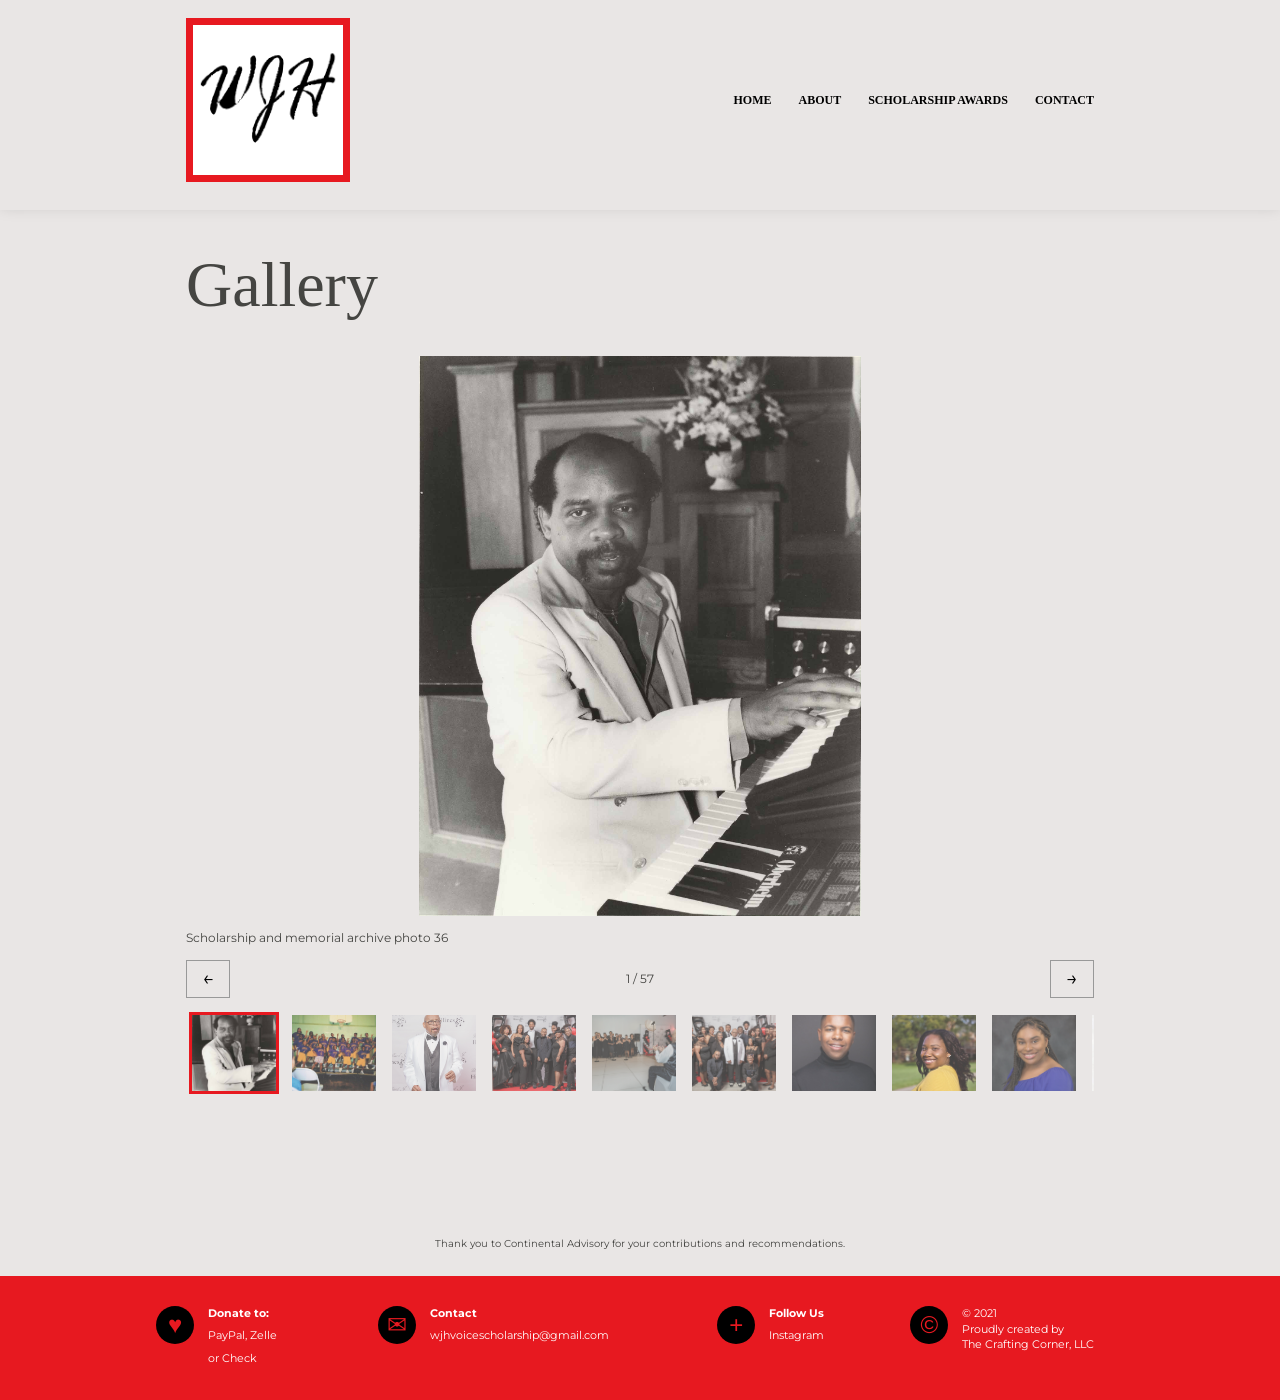
<file: gallery.html>
<!DOCTYPE html>
<html lang="en">
<head>
    <meta charset="UTF-8">
    <meta name="viewport" content="width=device-width, initial-scale=1.0">
    <title>Gallery | Willard J. Hines</title>
<meta name="description" content="Explore the life and legacy of Willard J. Hines and the Voice Scholarship supporting aspiring vocal artists.">
    <link rel="stylesheet" href="css/styles.css">
    <link rel="stylesheet" href="css/pages.css">
    <link rel="preconnect" href="https://fonts.googleapis.com">
    <link rel="preconnect" href="https://fonts.gstatic.com" crossorigin>
    <link href="https://fonts.googleapis.com/css2?family=Montserrat:wght@400;500;600;700&amp;display=swap" rel="stylesheet">
</head>
<body class="page-gallery">
<a class="skip-link" href="#main-content">Skip to content</a>
    <nav class="main-nav">
        <div class="nav-container">
            <a href="index.html" class="logo">
                <img src="images/WJH_Logo.png" alt="Willard J. Hines Logo">
            </a>
            <button class="nav-toggle" aria-label="Toggle navigation" aria-expanded="false" aria-controls="nav-menu">
                <span></span>
                <span></span>
                <span></span>
            </button>
            <ul class="nav-menu" id="nav-menu">
                <li><a href="index.html">HOME</a></li>
                <li><a href="about.html">ABOUT</a></li>
                <li class="dropdown">
                    <a href="scholarship-awards.html">SCHOLARSHIP AWARDS</a>
                    <ul class="dropdown-menu">
                        <li><a href="guidelines.html">GUIDELINES</a></li>
                        <li><a href="press.html">PRESS</a></li>
                        <li><a href="gallery.html" class="active">GALLERY</a></li>
                        <li><a href="apply.html">APPLY</a></li>
                        <li><a href="donations.html">DONATIONS</a></li>
                    </ul>
                </li>
                <li><a href="contact.html">CONTACT</a></li>
            </ul>
        </div>
    </nav>

    <main id="main-content"><section class="page-header"><div class="container"><h1>Gallery</h1></div></section><section class="container gallery-page"><section class="photo-viewer" aria-label="Willard J. Hines photo archive"><figure class="viewer-stage"><img class="viewer-image" src="images/archive-36.jpg" alt="Scholarship and memorial archive photo 36"><figcaption class="viewer-caption">Scholarship and memorial archive photo 36</figcaption></figure><div class="viewer-controls"><button type="button" class="viewer-prev" aria-label="Previous photo">←</button><p class="viewer-position" aria-live="polite">1 / 57</p><button type="button" class="viewer-next" aria-label="Next photo">→</button></div><div class="viewer-thumbnails" aria-label="Select a photo"><button type="button" class="viewer-thumb" aria-label="Scholarship and memorial archive photo 36" aria-pressed="true" data-image="images/archive-36.jpg" data-caption="Scholarship and memorial archive photo 36"><img loading="lazy" src="images/archive-36.jpg" alt=""></button><button type="button" class="viewer-thumb" aria-label="Scholarship and memorial archive photo 1" aria-pressed="false" data-image="images/archive-01.jpg" data-caption="Scholarship and memorial archive photo 1"><img loading="lazy" src="images/archive-01.jpg" alt=""></button><button type="button" class="viewer-thumb" aria-label="Scholarship and memorial archive photo 2" aria-pressed="false" data-image="images/archive-02.jpg" data-caption="Scholarship and memorial archive photo 2"><img loading="lazy" src="images/archive-02.jpg" alt=""></button><button type="button" class="viewer-thumb" aria-label="Scholarship and memorial archive photo 3" aria-pressed="false" data-image="images/archive-03.jpg" data-caption="Scholarship and memorial archive photo 3"><img loading="lazy" src="images/archive-03.jpg" alt=""></button><button type="button" class="viewer-thumb" aria-label="Scholarship and memorial archive photo 4" aria-pressed="false" data-image="images/archive-04.jpg" data-caption="Scholarship and memorial archive photo 4"><img loading="lazy" src="images/archive-04.jpg" alt=""></button><button type="button" class="viewer-thumb" aria-label="Scholarship and memorial archive photo 5" aria-pressed="false" data-image="images/archive-05.jpg" data-caption="Scholarship and memorial archive photo 5"><img loading="lazy" src="images/archive-05.jpg" alt=""></button><button type="button" class="viewer-thumb" aria-label="Brandon Bell" aria-pressed="false" data-image="images/archive-06.jpg" data-caption="Brandon Bell"><img loading="lazy" src="images/archive-06.jpg" alt=""></button><button type="button" class="viewer-thumb" aria-label="Brittney B. Burgess" aria-pressed="false" data-image="images/archive-07.jpg" data-caption="Brittney B. Burgess"><img loading="lazy" src="images/archive-07.jpg" alt=""></button><button type="button" class="viewer-thumb" aria-label="Carrington Vaughn — identified as first winner in the source archive" aria-pressed="false" data-image="images/archive-08.jpg" data-caption="Carrington Vaughn — identified as first winner in the source archive"><img loading="lazy" src="images/archive-08.jpg" alt=""></button><button type="button" class="viewer-thumb" aria-label="Scholarship and memorial archive photo 9" aria-pressed="false" data-image="images/archive-09.jpg" data-caption="Scholarship and memorial archive photo 9"><img loading="lazy" src="images/archive-09.jpg" alt=""></button><button type="button" class="viewer-thumb" aria-label="Scholarship and memorial archive photo 10" aria-pressed="false" data-image="images/archive-10.jpg" data-caption="Scholarship and memorial archive photo 10"><img loading="lazy" src="images/archive-10.jpg" alt=""></button><button type="button" class="viewer-thumb" aria-label="Courville Elementary School" aria-pressed="false" data-image="images/archive-11.jpg" data-caption="Courville Elementary School"><img loading="lazy" src="images/archive-11.jpg" alt=""></button><button type="button" class="viewer-thumb" aria-label="Courville Elementary School" aria-pressed="false" data-image="images/archive-12.jpg" data-caption="Courville Elementary School"><img loading="lazy" src="images/archive-12.jpg" alt=""></button><button type="button" class="viewer-thumb" aria-label="Scholarship and memorial archive photo 13" aria-pressed="false" data-image="images/archive-13.jpg" data-caption="Scholarship and memorial archive photo 13"><img loading="lazy" src="images/archive-13.jpg" alt=""></button><button type="button" class="viewer-thumb" aria-label="Scholarship and memorial archive photo 14" aria-pressed="false" data-image="images/archive-14.jpg" data-caption="Scholarship and memorial archive photo 14"><img loading="lazy" src="images/archive-14.jpg" alt=""></button><button type="button" class="viewer-thumb" aria-label="Scholarship and memorial archive photo 15" aria-pressed="false" data-image="images/archive-15.jpg" data-caption="Scholarship and memorial archive photo 15"><img loading="lazy" src="images/archive-15.jpg" alt=""></button><button type="button" class="viewer-thumb" aria-label="Scholarship and memorial archive photo 16" aria-pressed="false" data-image="images/archive-16.jpg" data-caption="Scholarship and memorial archive photo 16"><img loading="lazy" src="images/archive-16.jpg" alt=""></button><button type="button" class="viewer-thumb" aria-label="Scholarship and memorial archive photo 17" aria-pressed="false" data-image="images/archive-17.jpg" data-caption="Scholarship and memorial archive photo 17"><img loading="lazy" src="images/archive-17.jpg" alt=""></button><button type="button" class="viewer-thumb" aria-label="Scholarship and memorial archive photo 18" aria-pressed="false" data-image="images/archive-18.jpg" data-caption="Scholarship and memorial archive photo 18"><img loading="lazy" src="images/archive-18.jpg" alt=""></button><button type="button" class="viewer-thumb" aria-label="Scholarship and memorial archive photo 19" aria-pressed="false" data-image="images/archive-19.jpg" data-caption="Scholarship and memorial archive photo 19"><img loading="lazy" src="images/archive-19.jpg" alt=""></button><button type="button" class="viewer-thumb" aria-label="Scholarship and memorial archive photo 20" aria-pressed="false" data-image="images/archive-20.jpg" data-caption="Scholarship and memorial archive photo 20"><img loading="lazy" src="images/archive-20.jpg" alt=""></button><button type="button" class="viewer-thumb" aria-label="Scholarship and memorial archive photo 21" aria-pressed="false" data-image="images/archive-21.jpg" data-caption="Scholarship and memorial archive photo 21"><img loading="lazy" src="images/archive-21.jpg" alt=""></button><button type="button" class="viewer-thumb" aria-label="Scholarship and memorial archive photo 22" aria-pressed="false" data-image="images/archive-22.jpg" data-caption="Scholarship and memorial archive photo 22"><img loading="lazy" src="images/archive-22.jpg" alt=""></button><button type="button" class="viewer-thumb" aria-label="Scholarship and memorial archive photo 23" aria-pressed="false" data-image="images/archive-23.jpg" data-caption="Scholarship and memorial archive photo 23"><img loading="lazy" src="images/archive-23.jpg" alt=""></button><button type="button" class="viewer-thumb" aria-label="Scholarship and memorial archive photo 24" aria-pressed="false" data-image="images/archive-24.jpg" data-caption="Scholarship and memorial archive photo 24"><img loading="lazy" src="images/archive-24.jpg" alt=""></button><button type="button" class="viewer-thumb" aria-label="Scholarship and memorial archive photo 25" aria-pressed="false" data-image="images/archive-25.jpg" data-caption="Scholarship and memorial archive photo 25"><img loading="lazy" src="images/archive-25.jpg" alt=""></button><button type="button" class="viewer-thumb" aria-label="Scholarship and memorial archive photo 26" aria-pressed="false" data-image="images/archive-26.jpg" data-caption="Scholarship and memorial archive photo 26"><img loading="lazy" src="images/archive-26.jpg" alt=""></button><button type="button" class="viewer-thumb" aria-label="Scholarship and memorial archive photo 27" aria-pressed="false" data-image="images/archive-27.jpg" data-caption="Scholarship and memorial archive photo 27"><img loading="lazy" src="images/archive-27.jpg" alt=""></button><button type="button" class="viewer-thumb" aria-label="Scholarship and memorial archive photo 28" aria-pressed="false" data-image="images/archive-28.jpg" data-caption="Scholarship and memorial archive photo 28"><img loading="lazy" src="images/archive-28.jpg" alt=""></button><button type="button" class="viewer-thumb" aria-label="Scholarship and memorial archive photo 29" aria-pressed="false" data-image="images/archive-29.jpg" data-caption="Scholarship and memorial archive photo 29"><img loading="lazy" src="images/archive-29.jpg" alt=""></button><button type="button" class="viewer-thumb" aria-label="Scholarship and memorial archive photo 30" aria-pressed="false" data-image="images/archive-30.jpg" data-caption="Scholarship and memorial archive photo 30"><img loading="lazy" src="images/archive-30.jpg" alt=""></button><button type="button" class="viewer-thumb" aria-label="Scholarship and memorial archive photo 31" aria-pressed="false" data-image="images/archive-31.jpg" data-caption="Scholarship and memorial archive photo 31"><img loading="lazy" src="images/archive-31.jpg" alt=""></button><button type="button" class="viewer-thumb" aria-label="Scholarship and memorial archive photo 32" aria-pressed="false" data-image="images/archive-32.jpg" data-caption="Scholarship and memorial archive photo 32"><img loading="lazy" src="images/archive-32.jpg" alt=""></button><button type="button" class="viewer-thumb" aria-label="Scholarship and memorial archive photo 33" aria-pressed="false" data-image="images/archive-33.jpg" data-caption="Scholarship and memorial archive photo 33"><img loading="lazy" src="images/archive-33.jpg" alt=""></button><button type="button" class="viewer-thumb" aria-label="Scholarship and memorial archive photo 34" aria-pressed="false" data-image="images/archive-34.jpg" data-caption="Scholarship and memorial archive photo 34"><img loading="lazy" src="images/archive-34.jpg" alt=""></button><button type="button" class="viewer-thumb" aria-label="Scholarship and memorial archive photo 35" aria-pressed="false" data-image="images/archive-35.jpg" data-caption="Scholarship and memorial archive photo 35"><img loading="lazy" src="images/archive-35.jpg" alt=""></button><button type="button" class="viewer-thumb" aria-label="Scholarship and memorial archive photo 37" aria-pressed="false" data-image="images/archive-37.jpg" data-caption="Scholarship and memorial archive photo 37"><img loading="lazy" src="images/archive-37.jpg" alt=""></button><button type="button" class="viewer-thumb" aria-label="Scholarship and memorial archive photo 38" aria-pressed="false" data-image="images/archive-38.jpg" data-caption="Scholarship and memorial archive photo 38"><img loading="lazy" src="images/archive-38.jpg" alt=""></button><button type="button" class="viewer-thumb" aria-label="Scholarship and memorial archive photo 39" aria-pressed="false" data-image="images/archive-39.jpg" data-caption="Scholarship and memorial archive photo 39"><img loading="lazy" src="images/archive-39.jpg" alt=""></button><button type="button" class="viewer-thumb" aria-label="Scholarship and memorial archive photo 40" aria-pressed="false" data-image="images/archive-40.jpg" data-caption="Scholarship and memorial archive photo 40"><img loading="lazy" src="images/archive-40.jpg" alt=""></button><button type="button" class="viewer-thumb" aria-label="Scholarship and memorial archive photo 41" aria-pressed="false" data-image="images/archive-41.jpg" data-caption="Scholarship and memorial archive photo 41"><img loading="lazy" src="images/archive-41.jpg" alt=""></button><button type="button" class="viewer-thumb" aria-label="Scholarship and memorial archive photo 42" aria-pressed="false" data-image="images/archive-42.jpg" data-caption="Scholarship and memorial archive photo 42"><img loading="lazy" src="images/archive-42.jpg" alt=""></button><button type="button" class="viewer-thumb" aria-label="Scholarship and memorial archive photo 43" aria-pressed="false" data-image="images/archive-43.jpg" data-caption="Scholarship and memorial archive photo 43"><img loading="lazy" src="images/archive-43.jpg" alt=""></button><button type="button" class="viewer-thumb" aria-label="Scholarship and memorial archive photo 44" aria-pressed="false" data-image="images/archive-44.jpg" data-caption="Scholarship and memorial archive photo 44"><img loading="lazy" src="images/archive-44.jpg" alt=""></button><button type="button" class="viewer-thumb" aria-label="Scholarship and memorial archive photo 45" aria-pressed="false" data-image="images/archive-45.jpg" data-caption="Scholarship and memorial archive photo 45"><img loading="lazy" src="images/archive-45.jpg" alt=""></button><button type="button" class="viewer-thumb" aria-label="Scholarship and memorial archive photo 46" aria-pressed="false" data-image="images/archive-46.jpg" data-caption="Scholarship and memorial archive photo 46"><img loading="lazy" src="images/archive-46.jpg" alt=""></button><button type="button" class="viewer-thumb" aria-label="Scholarship and memorial archive photo 47" aria-pressed="false" data-image="images/archive-47.jpg" data-caption="Scholarship and memorial archive photo 47"><img loading="lazy" src="images/archive-47.jpg" alt=""></button><button type="button" class="viewer-thumb" aria-label="Scholarship and memorial archive photo 48" aria-pressed="false" data-image="images/archive-48.jpg" data-caption="Scholarship and memorial archive photo 48"><img loading="lazy" src="images/archive-48.jpg" alt=""></button><button type="button" class="viewer-thumb" aria-label="Scholarship and memorial archive photo 49" aria-pressed="false" data-image="images/archive-49.jpg" data-caption="Scholarship and memorial archive photo 49"><img loading="lazy" src="images/archive-49.jpg" alt=""></button><button type="button" class="viewer-thumb" aria-label="Scholarship and memorial archive photo 50" aria-pressed="false" data-image="images/archive-50.jpg" data-caption="Scholarship and memorial archive photo 50"><img loading="lazy" src="images/archive-50.jpg" alt=""></button><button type="button" class="viewer-thumb" aria-label="Scholarship and memorial archive photo 51" aria-pressed="false" data-image="images/archive-51.jpg" data-caption="Scholarship and memorial archive photo 51"><img loading="lazy" src="images/archive-51.jpg" alt=""></button><button type="button" class="viewer-thumb" aria-label="Scholarship and memorial archive photo 52" aria-pressed="false" data-image="images/archive-52.png" data-caption="Scholarship and memorial archive photo 52"><img loading="lazy" src="images/archive-52.png" alt=""></button><button type="button" class="viewer-thumb" aria-label="Scholarship and memorial archive photo 53" aria-pressed="false" data-image="images/archive-53.png" data-caption="Scholarship and memorial archive photo 53"><img loading="lazy" src="images/archive-53.png" alt=""></button><button type="button" class="viewer-thumb" aria-label="Scholarship and memorial archive photo 54" aria-pressed="false" data-image="images/archive-54.png" data-caption="Scholarship and memorial archive photo 54"><img loading="lazy" src="images/archive-54.png" alt=""></button><button type="button" class="viewer-thumb" aria-label="Scholarship and memorial archive photo 55" aria-pressed="false" data-image="images/archive-55.png" data-caption="Scholarship and memorial archive photo 55"><img loading="lazy" src="images/archive-55.png" alt=""></button><button type="button" class="viewer-thumb" aria-label="The Willard Hines Ensemble" aria-pressed="false" data-image="images/archive-56.jpg" data-caption="The Willard Hines Ensemble"><img loading="lazy" src="images/archive-56.jpg" alt=""></button><button type="button" class="viewer-thumb" aria-label="Scholarship and memorial archive photo 57" aria-pressed="false" data-image="images/archive-57.png" data-caption="Scholarship and memorial archive photo 57"><img loading="lazy" src="images/archive-57.png" alt=""></button></div></section><noscript><p>JavaScript is needed to change the featured photo. Browse the archive below.</p><div class="gallery-grid"><a href="images/archive-36.jpg"><img loading="lazy" src="images/archive-36.jpg" alt="Scholarship and memorial archive photo 36"></a><a href="images/archive-01.jpg"><img loading="lazy" src="images/archive-01.jpg" alt="Scholarship and memorial archive photo 1"></a><a href="images/archive-02.jpg"><img loading="lazy" src="images/archive-02.jpg" alt="Scholarship and memorial archive photo 2"></a><a href="images/archive-03.jpg"><img loading="lazy" src="images/archive-03.jpg" alt="Scholarship and memorial archive photo 3"></a><a href="images/archive-04.jpg"><img loading="lazy" src="images/archive-04.jpg" alt="Scholarship and memorial archive photo 4"></a><a href="images/archive-05.jpg"><img loading="lazy" src="images/archive-05.jpg" alt="Scholarship and memorial archive photo 5"></a><a href="images/archive-06.jpg"><img loading="lazy" src="images/archive-06.jpg" alt="Brandon Bell"></a><a href="images/archive-07.jpg"><img loading="lazy" src="images/archive-07.jpg" alt="Brittney B. Burgess"></a><a href="images/archive-08.jpg"><img loading="lazy" src="images/archive-08.jpg" alt="Carrington Vaughn — identified as first winner in the source archive"></a><a href="images/archive-09.jpg"><img loading="lazy" src="images/archive-09.jpg" alt="Scholarship and memorial archive photo 9"></a><a href="images/archive-10.jpg"><img loading="lazy" src="images/archive-10.jpg" alt="Scholarship and memorial archive photo 10"></a><a href="images/archive-11.jpg"><img loading="lazy" src="images/archive-11.jpg" alt="Courville Elementary School"></a><a href="images/archive-12.jpg"><img loading="lazy" src="images/archive-12.jpg" alt="Courville Elementary School"></a><a href="images/archive-13.jpg"><img loading="lazy" src="images/archive-13.jpg" alt="Scholarship and memorial archive photo 13"></a><a href="images/archive-14.jpg"><img loading="lazy" src="images/archive-14.jpg" alt="Scholarship and memorial archive photo 14"></a><a href="images/archive-15.jpg"><img loading="lazy" src="images/archive-15.jpg" alt="Scholarship and memorial archive photo 15"></a><a href="images/archive-16.jpg"><img loading="lazy" src="images/archive-16.jpg" alt="Scholarship and memorial archive photo 16"></a><a href="images/archive-17.jpg"><img loading="lazy" src="images/archive-17.jpg" alt="Scholarship and memorial archive photo 17"></a><a href="images/archive-18.jpg"><img loading="lazy" src="images/archive-18.jpg" alt="Scholarship and memorial archive photo 18"></a><a href="images/archive-19.jpg"><img loading="lazy" src="images/archive-19.jpg" alt="Scholarship and memorial archive photo 19"></a><a href="images/archive-20.jpg"><img loading="lazy" src="images/archive-20.jpg" alt="Scholarship and memorial archive photo 20"></a><a href="images/archive-21.jpg"><img loading="lazy" src="images/archive-21.jpg" alt="Scholarship and memorial archive photo 21"></a><a href="images/archive-22.jpg"><img loading="lazy" src="images/archive-22.jpg" alt="Scholarship and memorial archive photo 22"></a><a href="images/archive-23.jpg"><img loading="lazy" src="images/archive-23.jpg" alt="Scholarship and memorial archive photo 23"></a><a href="images/archive-24.jpg"><img loading="lazy" src="images/archive-24.jpg" alt="Scholarship and memorial archive photo 24"></a><a href="images/archive-25.jpg"><img loading="lazy" src="images/archive-25.jpg" alt="Scholarship and memorial archive photo 25"></a><a href="images/archive-26.jpg"><img loading="lazy" src="images/archive-26.jpg" alt="Scholarship and memorial archive photo 26"></a><a href="images/archive-27.jpg"><img loading="lazy" src="images/archive-27.jpg" alt="Scholarship and memorial archive photo 27"></a><a href="images/archive-28.jpg"><img loading="lazy" src="images/archive-28.jpg" alt="Scholarship and memorial archive photo 28"></a><a href="images/archive-29.jpg"><img loading="lazy" src="images/archive-29.jpg" alt="Scholarship and memorial archive photo 29"></a><a href="images/archive-30.jpg"><img loading="lazy" src="images/archive-30.jpg" alt="Scholarship and memorial archive photo 30"></a><a href="images/archive-31.jpg"><img loading="lazy" src="images/archive-31.jpg" alt="Scholarship and memorial archive photo 31"></a><a href="images/archive-32.jpg"><img loading="lazy" src="images/archive-32.jpg" alt="Scholarship and memorial archive photo 32"></a><a href="images/archive-33.jpg"><img loading="lazy" src="images/archive-33.jpg" alt="Scholarship and memorial archive photo 33"></a><a href="images/archive-34.jpg"><img loading="lazy" src="images/archive-34.jpg" alt="Scholarship and memorial archive photo 34"></a><a href="images/archive-35.jpg"><img loading="lazy" src="images/archive-35.jpg" alt="Scholarship and memorial archive photo 35"></a><a href="images/archive-37.jpg"><img loading="lazy" src="images/archive-37.jpg" alt="Scholarship and memorial archive photo 37"></a><a href="images/archive-38.jpg"><img loading="lazy" src="images/archive-38.jpg" alt="Scholarship and memorial archive photo 38"></a><a href="images/archive-39.jpg"><img loading="lazy" src="images/archive-39.jpg" alt="Scholarship and memorial archive photo 39"></a><a href="images/archive-40.jpg"><img loading="lazy" src="images/archive-40.jpg" alt="Scholarship and memorial archive photo 40"></a><a href="images/archive-41.jpg"><img loading="lazy" src="images/archive-41.jpg" alt="Scholarship and memorial archive photo 41"></a><a href="images/archive-42.jpg"><img loading="lazy" src="images/archive-42.jpg" alt="Scholarship and memorial archive photo 42"></a><a href="images/archive-43.jpg"><img loading="lazy" src="images/archive-43.jpg" alt="Scholarship and memorial archive photo 43"></a><a href="images/archive-44.jpg"><img loading="lazy" src="images/archive-44.jpg" alt="Scholarship and memorial archive photo 44"></a><a href="images/archive-45.jpg"><img loading="lazy" src="images/archive-45.jpg" alt="Scholarship and memorial archive photo 45"></a><a href="images/archive-46.jpg"><img loading="lazy" src="images/archive-46.jpg" alt="Scholarship and memorial archive photo 46"></a><a href="images/archive-47.jpg"><img loading="lazy" src="images/archive-47.jpg" alt="Scholarship and memorial archive photo 47"></a><a href="images/archive-48.jpg"><img loading="lazy" src="images/archive-48.jpg" alt="Scholarship and memorial archive photo 48"></a><a href="images/archive-49.jpg"><img loading="lazy" src="images/archive-49.jpg" alt="Scholarship and memorial archive photo 49"></a><a href="images/archive-50.jpg"><img loading="lazy" src="images/archive-50.jpg" alt="Scholarship and memorial archive photo 50"></a><a href="images/archive-51.jpg"><img loading="lazy" src="images/archive-51.jpg" alt="Scholarship and memorial archive photo 51"></a><a href="images/archive-52.png"><img loading="lazy" src="images/archive-52.png" alt="Scholarship and memorial archive photo 52"></a><a href="images/archive-53.png"><img loading="lazy" src="images/archive-53.png" alt="Scholarship and memorial archive photo 53"></a><a href="images/archive-54.png"><img loading="lazy" src="images/archive-54.png" alt="Scholarship and memorial archive photo 54"></a><a href="images/archive-55.png"><img loading="lazy" src="images/archive-55.png" alt="Scholarship and memorial archive photo 55"></a><a href="images/archive-56.jpg"><img loading="lazy" src="images/archive-56.jpg" alt="The Willard Hines Ensemble"></a><a href="images/archive-57.png"><img loading="lazy" src="images/archive-57.png" alt="Scholarship and memorial archive photo 57"></a></div></noscript></section></main>

    <section class="acknowledgment"><p>Thank you to Continental Advisory for your contributions and recommendations.</p></section><footer class="main-footer"><div class="footer-container"><div class="footer-item"><span class="footer-icon" aria-hidden="true">♥</span><div><h3>Donate to:</h3><a href="donations.html">PayPal, Zelle<br>or Check</a></div></div><div class="footer-item"><span class="footer-icon" aria-hidden="true">✉</span><div><h3>Contact</h3><a href="mailto:wjhvoicescholarship@gmail.com">wjhvoicescholarship@gmail.com</a></div></div><div class="footer-item"><span class="footer-icon" aria-hidden="true">+</span><div><h3>Follow Us</h3><a href="https://www.instagram.com/wjh_scholarshipfund/" target="_blank" rel="noopener">Instagram</a></div></div><div class="footer-item"><span class="footer-icon" aria-hidden="true">©</span><div><p>© 2021<br>Proudly created by<br>The Crafting Corner, LLC</p></div></div></div></footer>

    <script src="js/main.js"></script>
</body>
</html>
</file>
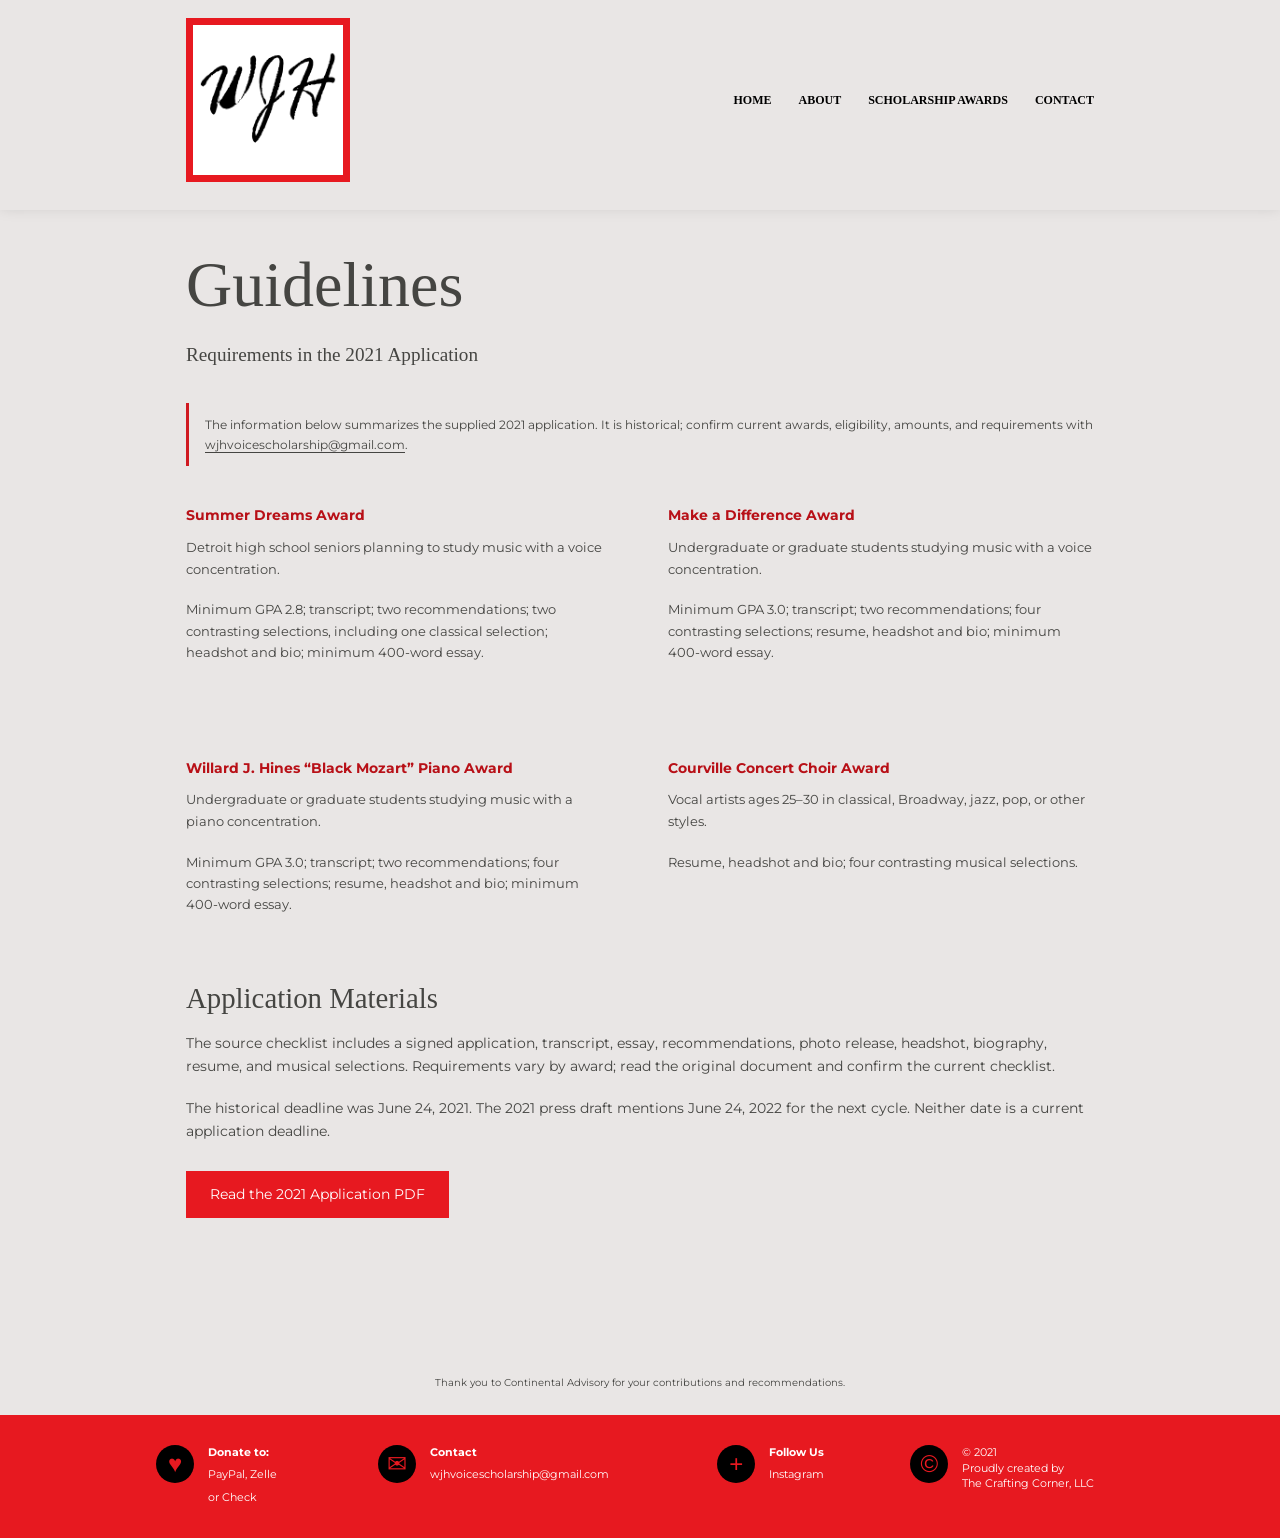
<file: guidelines.html>
<!DOCTYPE html>
<html lang="en">
<head>
    <meta charset="UTF-8">
    <meta name="viewport" content="width=device-width, initial-scale=1.0">
    <title>Scholarship Guidelines | Willard J. Hines</title>
<meta name="description" content="Explore the life and legacy of Willard J. Hines and the Voice Scholarship supporting aspiring vocal artists.">
    <link rel="stylesheet" href="css/styles.css">
    <link rel="stylesheet" href="css/pages.css">
    <link rel="preconnect" href="https://fonts.googleapis.com">
    <link rel="preconnect" href="https://fonts.gstatic.com" crossorigin>
    <link href="https://fonts.googleapis.com/css2?family=Montserrat:wght@400;500;600;700&amp;display=swap" rel="stylesheet">
</head>
<body class="page-guidelines">
<a class="skip-link" href="#main-content">Skip to content</a>
    <nav class="main-nav">
        <div class="nav-container">
            <a href="index.html" class="logo">
                <img src="images/WJH_Logo.png" alt="Willard J. Hines Logo">
            </a>
            <button class="nav-toggle" aria-label="Toggle navigation" aria-expanded="false" aria-controls="nav-menu">
                <span></span>
                <span></span>
                <span></span>
            </button>
            <ul class="nav-menu" id="nav-menu">
                <li><a href="index.html">HOME</a></li>
                <li><a href="about.html">ABOUT</a></li>
                <li class="dropdown">
                    <a href="scholarship-awards.html">SCHOLARSHIP AWARDS</a>
                    <ul class="dropdown-menu">
                        <li><a href="guidelines.html" class="active">GUIDELINES</a></li>
                        <li><a href="press.html">PRESS</a></li>
                        <li><a href="gallery.html">GALLERY</a></li>
                        <li><a href="apply.html">APPLY</a></li>
                        <li><a href="donations.html">DONATIONS</a></li>
                    </ul>
                </li>
                <li><a href="contact.html">CONTACT</a></li>
            </ul>
        </div>
    </nav>

    <main id="main-content"><section class="page-header"><div class="container"><h1>Guidelines</h1><p class="subtitle">Requirements in the 2021 Application</p></div></section><section class="about-content"><div class="container"><p class="notice">The information below summarizes the supplied 2021 application. It is historical; confirm current awards, eligibility, amounts, and requirements with <a href="mailto:wjhvoicescholarship@gmail.com">wjhvoicescholarship@gmail.com</a>.</p><div class="guidelines-grid"><div class="guideline-item"><h3>Summer Dreams Award</h3><p>Detroit high school seniors planning to study music with a voice concentration.</p><p>Minimum GPA 2.8; transcript; two recommendations; two contrasting selections, including one classical selection; headshot and bio; minimum 400-word essay.</p></div><div class="guideline-item"><h3>Make a Difference Award</h3><p>Undergraduate or graduate students studying music with a voice concentration.</p><p>Minimum GPA 3.0; transcript; two recommendations; four contrasting selections; resume, headshot and bio; minimum 400-word essay.</p></div><div class="guideline-item"><h3>Willard J. Hines “Black Mozart” Piano Award</h3><p>Undergraduate or graduate students studying music with a piano concentration.</p><p>Minimum GPA 3.0; transcript; two recommendations; four contrasting selections; resume, headshot and bio; minimum 400-word essay.</p></div><div class="guideline-item"><h3>Courville Concert Choir Award</h3><p>Vocal artists ages 25–30 in classical, Broadway, jazz, pop, or other styles.</p><p>Resume, headshot and bio; four contrasting musical selections.</p></div></div><h2>Application Materials</h2><p>The source checklist includes a signed application, transcript, essay, recommendations, photo release, headshot, biography, resume, and musical selections. Requirements vary by award; read the original document and confirm the current checklist.</p><p>The historical deadline was June 24, 2021. The 2021 press draft mentions June 24, 2022 for the next cycle. Neither date is a current application deadline.</p><p><a class="btn" href="documents/scholarship-application-2021.pdf">Read the 2021 Application PDF</a></p></div></section></main>

    <section class="acknowledgment"><p>Thank you to Continental Advisory for your contributions and recommendations.</p></section><footer class="main-footer"><div class="footer-container"><div class="footer-item"><span class="footer-icon" aria-hidden="true">♥</span><div><h3>Donate to:</h3><a href="donations.html">PayPal, Zelle<br>or Check</a></div></div><div class="footer-item"><span class="footer-icon" aria-hidden="true">✉</span><div><h3>Contact</h3><a href="mailto:wjhvoicescholarship@gmail.com">wjhvoicescholarship@gmail.com</a></div></div><div class="footer-item"><span class="footer-icon" aria-hidden="true">+</span><div><h3>Follow Us</h3><a href="https://www.instagram.com/wjh_scholarshipfund/" target="_blank" rel="noopener">Instagram</a></div></div><div class="footer-item"><span class="footer-icon" aria-hidden="true">©</span><div><p>© 2021<br>Proudly created by<br>The Crafting Corner, LLC</p></div></div></div></footer>

    <script src="js/main.js"></script>
</body>
</html>
</file>
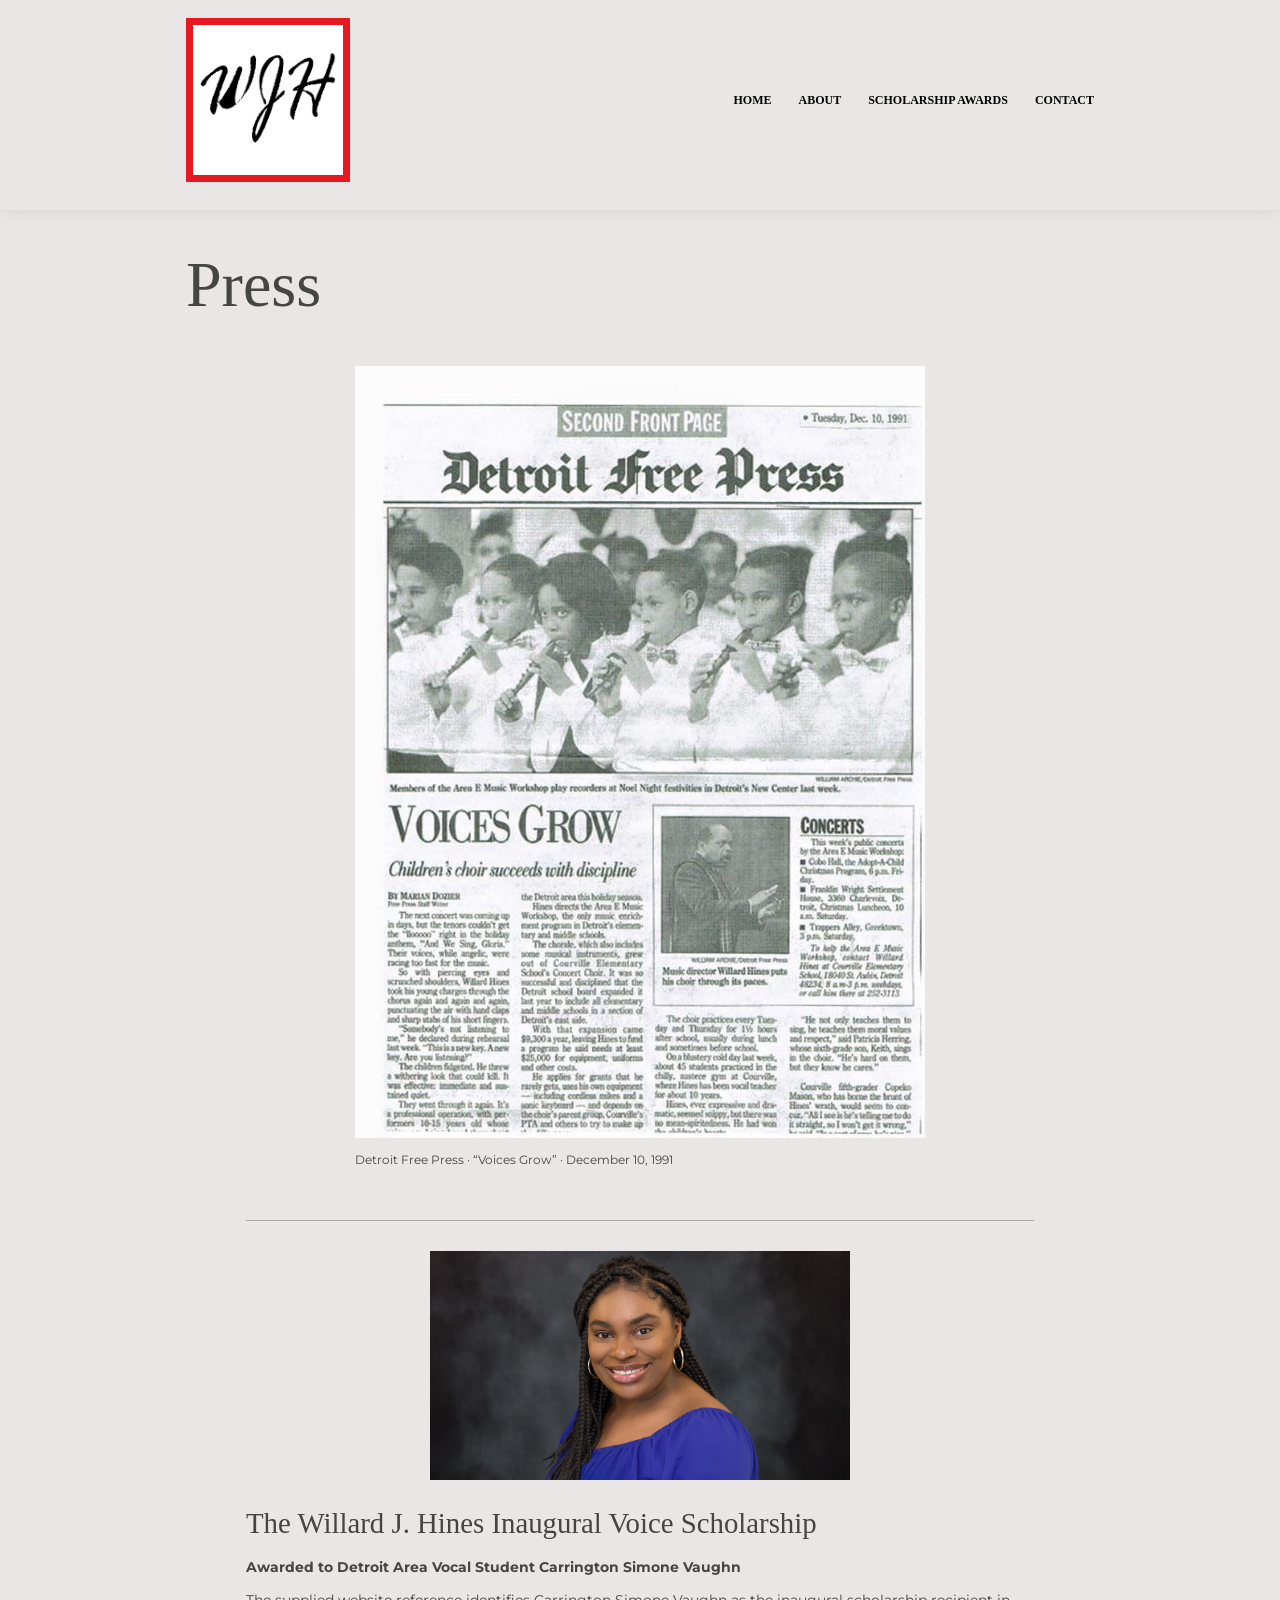
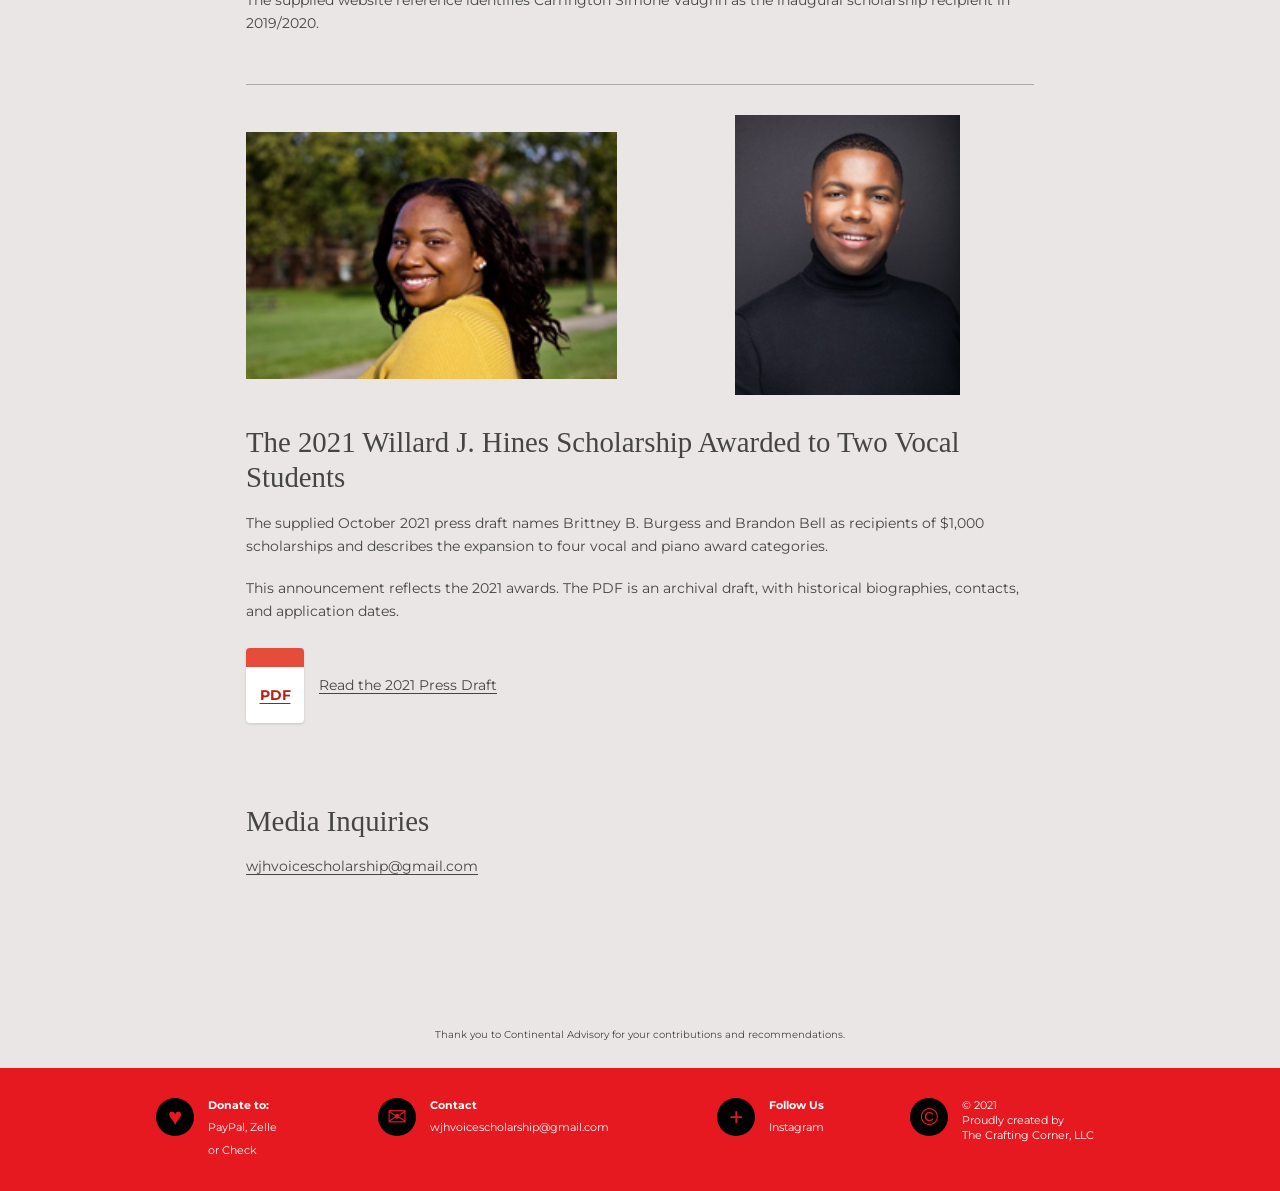
<file: press.html>
<!DOCTYPE html>
<html lang="en">
<head>
    <meta charset="UTF-8">
    <meta name="viewport" content="width=device-width, initial-scale=1.0">
    <title>Press | Willard J. Hines</title>
<meta name="description" content="Explore the life and legacy of Willard J. Hines and the Voice Scholarship supporting aspiring vocal artists.">
    <link rel="stylesheet" href="css/styles.css">
    <link rel="stylesheet" href="css/pages.css">
    <link rel="preconnect" href="https://fonts.googleapis.com">
    <link rel="preconnect" href="https://fonts.gstatic.com" crossorigin>
    <link href="https://fonts.googleapis.com/css2?family=Montserrat:wght@400;500;600;700&amp;display=swap" rel="stylesheet">
</head>
<body class="page-press">
<a class="skip-link" href="#main-content">Skip to content</a>
    <nav class="main-nav">
        <div class="nav-container">
            <a href="index.html" class="logo">
                <img src="images/WJH_Logo.png" alt="Willard J. Hines Logo">
            </a>
            <button class="nav-toggle" aria-label="Toggle navigation" aria-expanded="false" aria-controls="nav-menu">
                <span></span>
                <span></span>
                <span></span>
            </button>
            <ul class="nav-menu" id="nav-menu">
                <li><a href="index.html">HOME</a></li>
                <li><a href="about.html">ABOUT</a></li>
                <li class="dropdown">
                    <a href="scholarship-awards.html">SCHOLARSHIP AWARDS</a>
                    <ul class="dropdown-menu">
                        <li><a href="guidelines.html">GUIDELINES</a></li>
                        <li><a href="press.html" class="active">PRESS</a></li>
                        <li><a href="gallery.html">GALLERY</a></li>
                        <li><a href="apply.html">APPLY</a></li>
                        <li><a href="donations.html">DONATIONS</a></li>
                    </ul>
                </li>
                <li><a href="contact.html">CONTACT</a></li>
            </ul>
        </div>
    </nav>

    <main id="main-content"><section class="page-header"><div class="container"><h1>Press</h1></div></section><section class="container press-content"><figure class="press-clipping"><a href="images/archive-20.jpg"><img src="images/archive-20.jpg" alt="Detroit Free Press clipping, Voices Grow, December 10, 1991"></a><figcaption>Detroit Free Press · “Voices Grow” · December 10, 1991</figcaption></figure><article class="press-story"><img class="winner-portrait" src="images/archive-08.jpg" alt="Carrington Simone Vaughn"><h2>The Willard J. Hines Inaugural Voice Scholarship</h2><h3>Awarded to Detroit Area Vocal Student Carrington Simone Vaughn</h3><p>The supplied website reference identifies Carrington Simone Vaughn as the inaugural scholarship recipient in 2019/2020.</p></article><article class="press-story"><div class="winner-pair"><img src="images/archive-07.jpg" alt="Brittney B. Burgess"><img src="images/archive-06.jpg" alt="Brandon Bell"></div><h2>The 2021 Willard J. Hines Scholarship Awarded to Two Vocal Students</h2><p>The supplied October 2021 press draft names Brittney B. Burgess and Brandon Bell as recipients of $1,000 scholarships and describes the expansion to four vocal and piano award categories.</p><p>This announcement reflects the 2021 awards. The PDF is an archival draft, with historical biographies, contacts, and application dates.</p><a class="pdf-link" href="documents/scholarship-press-draft-2021.pdf"><span class="pdf-symbol" aria-hidden="true">PDF</span><span>Read the 2021 Press Draft</span></a></article><h2>Media Inquiries</h2><p><a href="mailto:wjhvoicescholarship@gmail.com">wjhvoicescholarship@gmail.com</a></p></section></main>

    <section class="acknowledgment"><p>Thank you to Continental Advisory for your contributions and recommendations.</p></section><footer class="main-footer"><div class="footer-container"><div class="footer-item"><span class="footer-icon" aria-hidden="true">♥</span><div><h3>Donate to:</h3><a href="donations.html">PayPal, Zelle<br>or Check</a></div></div><div class="footer-item"><span class="footer-icon" aria-hidden="true">✉</span><div><h3>Contact</h3><a href="mailto:wjhvoicescholarship@gmail.com">wjhvoicescholarship@gmail.com</a></div></div><div class="footer-item"><span class="footer-icon" aria-hidden="true">+</span><div><h3>Follow Us</h3><a href="https://www.instagram.com/wjh_scholarshipfund/" target="_blank" rel="noopener">Instagram</a></div></div><div class="footer-item"><span class="footer-icon" aria-hidden="true">©</span><div><p>© 2021<br>Proudly created by<br>The Crafting Corner, LLC</p></div></div></div></footer>

    <script src="js/main.js"></script>
</body>
</html>
</file>
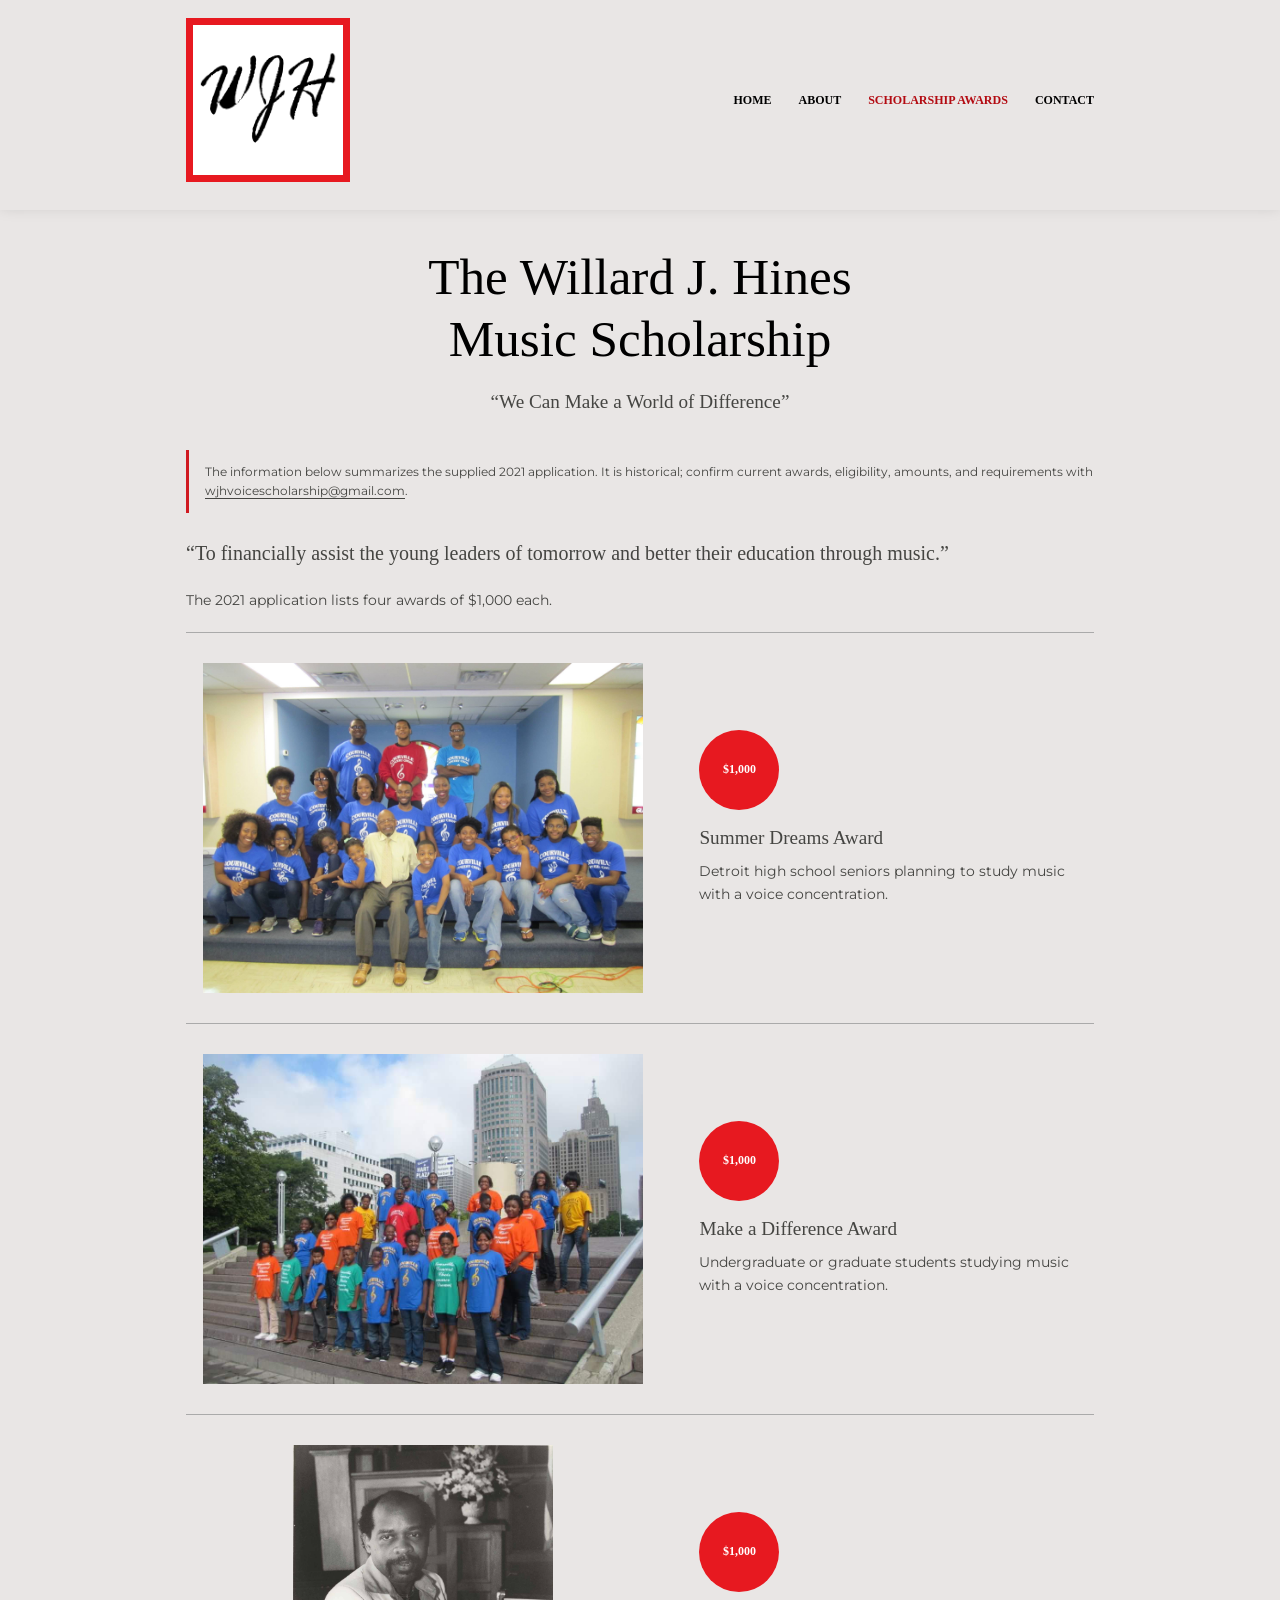
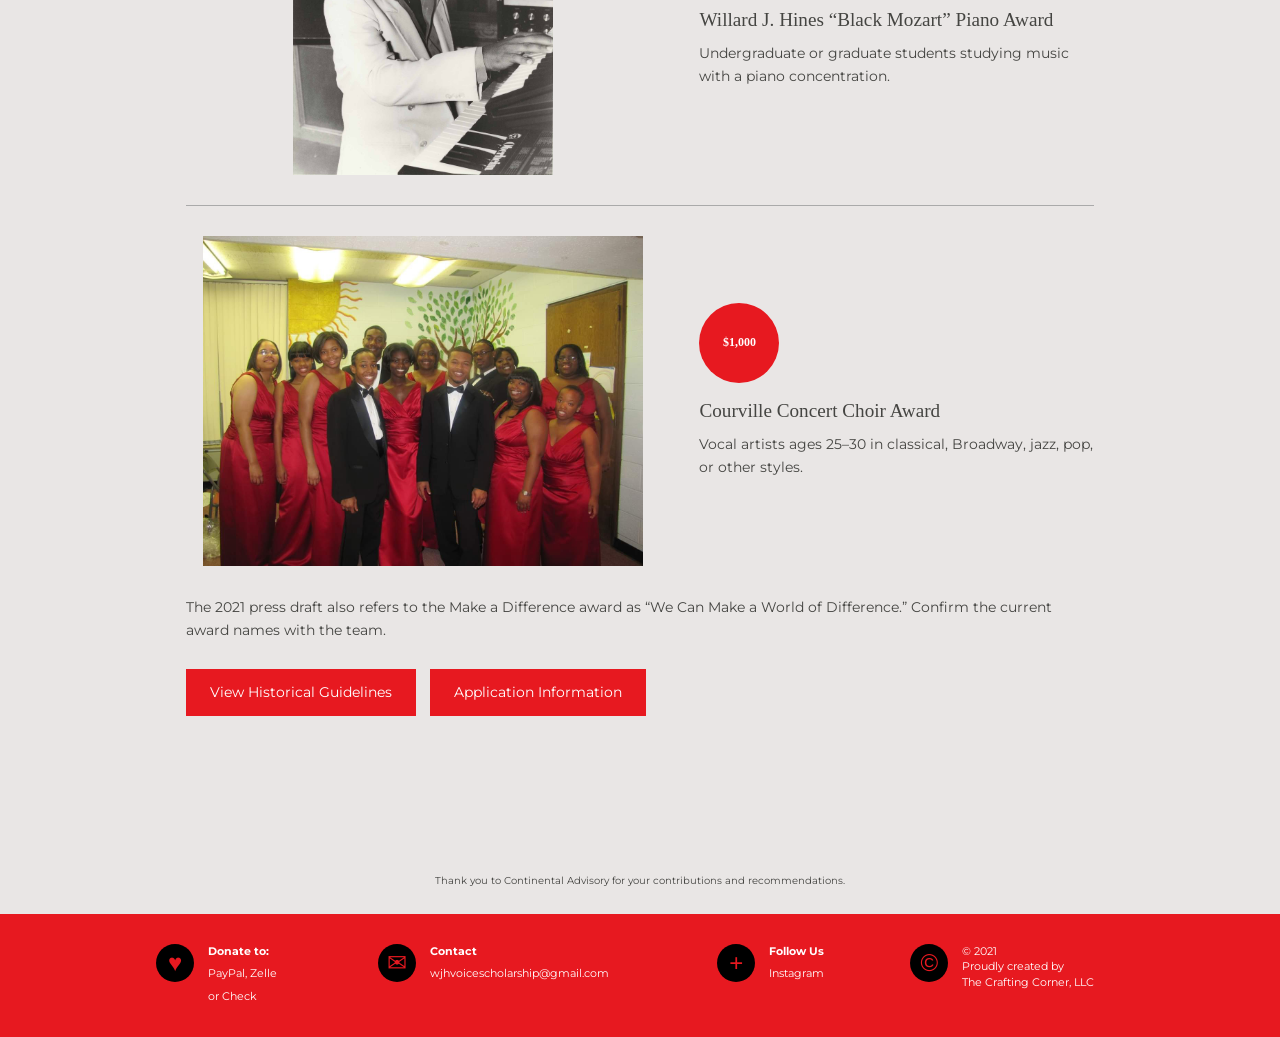
<file: scholarship-awards.html>
<!DOCTYPE html>
<html lang="en">
<head>
    <meta charset="UTF-8">
    <meta name="viewport" content="width=device-width, initial-scale=1.0">
    <title>Scholarship Awards | Willard J. Hines</title>
<meta name="description" content="Explore the life and legacy of Willard J. Hines and the Voice Scholarship supporting aspiring vocal artists.">
    <link rel="stylesheet" href="css/styles.css">
    <link rel="stylesheet" href="css/pages.css">
    <link rel="preconnect" href="https://fonts.googleapis.com">
    <link rel="preconnect" href="https://fonts.gstatic.com" crossorigin>
    <link href="https://fonts.googleapis.com/css2?family=Montserrat:wght@400;500;600;700&amp;display=swap" rel="stylesheet">
</head>
<body class="page-scholarship-awards">
<a class="skip-link" href="#main-content">Skip to content</a>
    <nav class="main-nav">
        <div class="nav-container">
            <a href="index.html" class="logo">
                <img src="images/WJH_Logo.png" alt="Willard J. Hines Logo">
            </a>
            <button class="nav-toggle" aria-label="Toggle navigation" aria-expanded="false" aria-controls="nav-menu">
                <span></span>
                <span></span>
                <span></span>
            </button>
            <ul class="nav-menu" id="nav-menu">
                <li><a href="index.html">HOME</a></li>
                <li><a href="about.html">ABOUT</a></li>
                <li class="dropdown">
                    <a href="scholarship-awards.html" class="active">SCHOLARSHIP AWARDS</a>
                    <ul class="dropdown-menu">
                        <li><a href="guidelines.html">GUIDELINES</a></li>
                        <li><a href="press.html">PRESS</a></li>
                        <li><a href="gallery.html">GALLERY</a></li>
                        <li><a href="apply.html">APPLY</a></li>
                        <li><a href="donations.html">DONATIONS</a></li>
                    </ul>
                </li>
                <li><a href="contact.html">CONTACT</a></li>
            </ul>
        </div>
    </nav>

    <main id="main-content"><section class="page-header"><div class="container"><h1>The Willard J. Hines<br>Music Scholarship</h1><p class="subtitle">“We Can Make a World of Difference”</p></div></section><section class="about-content"><div class="container"><p class="notice">The information below summarizes the supplied 2021 application. It is historical; confirm current awards, eligibility, amounts, and requirements with <a href="mailto:wjhvoicescholarship@gmail.com">wjhvoicescholarship@gmail.com</a>.</p><h2 class="sr-only">Four Music Scholarship Categories</h2><p class="mission-quote">“To financially assist the young leaders of tomorrow and better their education through music.”</p><p>The 2021 application lists four awards of $1,000 each.</p><article class="award-row"><img src="images/archive-41.jpg" alt="Photo from the Willard J. Hines music archive"><div><span class="red-badge">$1,000</span><h3>Summer Dreams Award</h3><p>Detroit high school seniors planning to study music with a voice concentration.</p></div></article><article class="award-row"><img src="images/archive-22.jpg" alt="Photo from the Willard J. Hines music archive"><div><span class="red-badge">$1,000</span><h3>Make a Difference Award</h3><p>Undergraduate or graduate students studying music with a voice concentration.</p></div></article><article class="award-row"><img src="images/archive-36.jpg" alt="Photo from the Willard J. Hines music archive"><div><span class="red-badge">$1,000</span><h3>Willard J. Hines “Black Mozart” Piano Award</h3><p>Undergraduate or graduate students studying music with a piano concentration.</p></div></article><article class="award-row"><img src="images/archive-10.jpg" alt="Photo from the Willard J. Hines music archive"><div><span class="red-badge">$1,000</span><h3>Courville Concert Choir Award</h3><p>Vocal artists ages 25–30 in classical, Broadway, jazz, pop, or other styles.</p></div></article><p>The 2021 press draft also refers to the Make a Difference award as “We Can Make a World of Difference.” Confirm the current award names with the team.</p><p><a class="btn" href="guidelines.html">View Historical Guidelines</a> <a class="btn" href="apply.html">Application Information</a></p></div></section></main>

    <section class="acknowledgment"><p>Thank you to Continental Advisory for your contributions and recommendations.</p></section><footer class="main-footer"><div class="footer-container"><div class="footer-item"><span class="footer-icon" aria-hidden="true">♥</span><div><h3>Donate to:</h3><a href="donations.html">PayPal, Zelle<br>or Check</a></div></div><div class="footer-item"><span class="footer-icon" aria-hidden="true">✉</span><div><h3>Contact</h3><a href="mailto:wjhvoicescholarship@gmail.com">wjhvoicescholarship@gmail.com</a></div></div><div class="footer-item"><span class="footer-icon" aria-hidden="true">+</span><div><h3>Follow Us</h3><a href="https://www.instagram.com/wjh_scholarshipfund/" target="_blank" rel="noopener">Instagram</a></div></div><div class="footer-item"><span class="footer-icon" aria-hidden="true">©</span><div><p>© 2021<br>Proudly created by<br>The Crafting Corner, LLC</p></div></div></div></footer>

    <script src="js/main.js"></script>
</body>
</html>
</file>
<file: css/styles.css>
:root {
 --color-primary: #111; --color-secondary: #4e4e4c; --color-accent: #e71920;
 --color-light: #e9e6e5; --color-white: #fff; --color-text: #454542; --color-text-light: #62615f;
 --font-display: Georgia, 'Times New Roman', serif; --font-body: 'Montserrat', Arial, sans-serif;
}
* { box-sizing: border-box; }
body { margin: 0; color: var(--color-text); background: var(--color-light); font: 14px/1.65 var(--font-body); }
a { color: inherit; text-underline-offset: 3px; overflow-wrap: anywhere; }
a:hover { color: #ad1016; }
img { max-width: 100%; height: auto; display: block; }
button, input, select, textarea { font: inherit; }
button, a { -webkit-tap-highlight-color: transparent; }
:focus-visible { outline: 3px solid #ad1016; outline-offset: 5px; }
h1,h2,h3 { font-family: var(--font-display); font-weight: 400; line-height: 1.22; }
h1 { font-size: clamp(2.8rem,5vw,4rem); margin: 0; }
h2 { font-size: 1.8rem; margin: 1.6rem 0 1rem; }
h3 { font-size: 1.35rem; margin: 1rem 0 .7rem; }
p { margin: 0 0 1.2rem; }
.container { max-width: 960px; margin: auto; padding-left: 26px; padding-right: 26px; }
.main-nav { position: relative; z-index: 100; background: var(--color-light); box-shadow: 0 -3px 15px #0002; }
.nav-container { max-width: 960px; margin: auto; min-height: 200px; padding: 18px 26px 28px; display: flex; align-items: center; justify-content: space-between; gap: 30px; }
.logo { display: block; flex-shrink: 0; background: white; padding: 5px; border: 7px solid var(--color-accent); }
.logo img { width: 140px; height: 140px; object-fit: contain; }
.nav-menu { display: flex; list-style: none; gap: 27px; padding: 0; margin: 0; align-items: center; }
.nav-menu a { display: block; font: bold 12px/1.4 var(--font-display); color: black; text-decoration: none; padding: 12px 0; }
.nav-menu a.active { color: #b30b12; }
.dropdown { position: relative; }
.dropdown-menu { visibility: hidden; opacity: 0; position: absolute; top: 100%; right: 0; min-width: 210px; list-style: none; padding: 8px 18px; background: var(--color-light); box-shadow: 0 6px 12px #0002; }
.dropdown:hover .dropdown-menu,.dropdown:focus-within .dropdown-menu { visibility: visible; opacity: 1; }
.nav-toggle { display: none; background: none; border: 1px solid #111; padding: 12px; cursor: pointer; }
.nav-toggle span { display: block; height: 2px; width: 24px; background: black; margin: 5px 0; }
.skip-link { position: fixed; left: 16px; top: -100px; padding: 12px; background: white; z-index: 1000; }
.skip-link:focus { top: 10px; }
.sr-only { position: absolute; width: 1px; height: 1px; padding: 0; overflow: hidden; clip-path: inset(50%); white-space: nowrap; border: 0; }
main { min-height: 400px; }
.page-header { padding: 36px 0 20px; }
.page-header .subtitle { margin: 15px 0 0; font-family: var(--font-display); font-size: 1.2rem; }
.about-content,.gallery-page,.press-content { padding-top: 12px; padding-bottom: 60px; }
.notice { padding: 12px 0 12px 16px; border-left: 3px solid #d01920; font-size: 12px; margin: 0 0 24px; }
.source-note { font-size: 12px; color: #62615f; margin-top: 22px; }
.btn { display: inline-block; background: var(--color-accent); color: white; padding: 12px 24px; border: 0; text-decoration: none; margin: 8px 10px 8px 0; cursor: pointer; }
.btn:hover { background: #b60f15; color: white; }
.home-intro { display: grid; grid-template-columns: 310px 1fr; gap: 42px; padding-top: 25px; }
.home-portrait > img:first-child { width: 310px; height: 310px; border-radius: 50%; object-fit: cover; filter: grayscale(1); }
.home-signature { margin-top: 95px; border: 6px solid var(--color-accent); width: 100%; background: white; }
.home-copy h1 { font-size: clamp(1.6rem,3.5vw,2.5rem); color: black; font-weight: bold; }
.home-copy h2 { font-size: 1.15rem; margin-top: 20px; }
.home-copy p { font-size: 13px; }
.home-copy .life-years { font: italic 1.2rem var(--font-display); }
.circle-links { display: grid; grid-template-columns: repeat(3,100px); gap: 22px; margin: 32px 0; }
.circle-link { display: flex; align-items: center; justify-content: center; width: 100px; height: 100px; border-radius: 50%; background: var(--color-accent); color: white; font: bold 11px var(--font-display); text-transform: uppercase; text-decoration: none; text-align: center; }
.circle-link:nth-child(2n) { background: black; }
.circle-link:hover { color: white; background: #a80d13; }
.home-albums { max-width: 680px; padding-top: 55px; padding-bottom: 30px; }
.home-albums .photo-viewer { margin-bottom: 50px; }
.photo-viewer { width: 100%; }
.viewer-stage { margin: 0; }
.viewer-image { width: 100%; height: 560px; object-fit: contain; }
.home-albums .viewer-image { height: 400px; }
.viewer-caption { padding: 12px 0 4px; font-size: 12px; }
.viewer-controls { display: flex; align-items: center; justify-content: space-between; gap: 10px; margin: 8px 0; }
.viewer-controls button { background: none; border: 1px solid #999; min-width: 44px; min-height: 38px; cursor: pointer; font-size: 20px; }
.viewer-position { margin: 0; font-size: 12px; }
.viewer-thumbnails { display: flex; gap: 10px; overflow-x: auto; padding: 6px 3px 12px; }
.viewer-thumb { padding: 0; border: 3px solid transparent; flex: 0 0 90px; cursor: pointer; background: none; }
.viewer-thumb img { width: 84px; height: 76px; object-fit: cover; }
.viewer-thumb[aria-pressed="true"] { border-color: var(--color-accent); }
.viewer-thumb:not([aria-pressed="true"]) { opacity: .7; }
.gallery-grid { display: grid; grid-template-columns: repeat(3,minmax(0,1fr)); gap: 12px; }
.editorial-row { display: grid; grid-template-columns: 110px 1fr; gap: 25px; margin: 15px 0 35px; }
.editorial-row > div { border-bottom: 1px solid #aaa; padding-bottom: 24px; }
.red-badge { display: inline-flex; align-items: center; justify-content: center; text-align: center; border-radius: 50%; width: 92px; height: 92px; background: var(--color-accent); color: white; font: bold 12px/1.4 var(--font-display); flex-shrink: 0; }
.mission-quote { font-family: var(--font-display); font-size: 1.25rem; }
.committee-member { display: grid; grid-template-columns: 100px 1fr; gap: 20px; margin: 30px 0; }
.committee-member img { width: 100px; height: 120px; object-fit: cover; }
.committee-member h3 { margin-top: 0; }
.award-row { display: grid; grid-template-columns: 1.2fr 1fr; align-items: center; gap: 40px; border-top: 1px solid #aaa; padding: 30px 0; }
.award-row > img { width: 100%; max-height: 330px; object-fit: contain; }
.award-row h3 { font-size: 1.2rem; }
.award-row .red-badge { width: 80px; height: 80px; }
.page-scholarship-awards .page-header { text-align: center; }
.page-scholarship-awards .page-header h1 { font-size: clamp(2rem,4vw,3.2rem); color: black; }
.guidelines-grid { display: grid; grid-template-columns: 1fr 1fr; gap: 40px 55px; }
.guideline-item h3 { color: #b81017; font: bold 14px/1.4 var(--font-body); }
.guideline-item { margin-bottom: 20px; }
.guideline-item p { font-size: 13px; }
.split-page { display: grid; grid-template-columns: 1fr 1.4fr; gap: 70px; padding-top: 20px; padding-bottom: 60px; }
.pdf-link { display: flex; align-items: center; gap: 15px; margin: 25px 0; }
.pdf-symbol { display: inline-flex; align-items: center; justify-content: center; width: 58px; height: 75px; background: white; border-top: 19px solid #e64c3a; border-radius: 4px; box-shadow: 0 1px 3px #0002; font: bold 14px var(--font-body); color: #bd2113; }
.donation-copy { padding-top: 5px; padding-bottom: 65px; }
.donation-copy h2 { font: bold 15px var(--font-body); margin: 25px 0 10px; }
.payment-words { display: flex; gap: 25px; font: bold italic 1.8rem Arial,sans-serif; color: #005ea6; }
.payment-words span:nth-child(2) { color: #7123ac; }
.donor-list { padding: 0; list-style: none; margin-bottom: 30px; }
.contact-content { max-width: 960px; margin: auto; padding: 0 26px 60px; }
.contact-grid { display: grid; grid-template-columns: 1fr 1.2fr; gap: 50px; }
.contact-info h2 { font-size: 1.5rem; }
.contact-details { display: grid; gap: 12px; }
.contact-item { display: flex; align-items: center; gap: 12px; }
.contact-icon { width: 36px; height: 36px; padding: 8px; border-radius: 50%; background: black; flex-shrink: 0; }
.contact-item-content h3 { font-size: 1.1rem; margin: 0; }
.contact-item-content p { font-size: 12px; margin: 0; }
.contact-form h2 { font: 14px var(--font-body); }
fieldset { border: 0; padding: 0; min-width: 0; }
legend { font-size: 12px; padding: 0 0 15px; }
.form-group { margin-bottom: 10px; }
.form-group label { display: block; margin-bottom: 4px; font-size: 12px; }
.form-group input,.form-group textarea,.form-group select { display: block; width: 100%; background: #e71920; color: white; padding: 9px 12px; border: 0; opacity: 1; -webkit-text-fill-color: white; }
.form-group textarea { min-height: 130px; }
button:disabled { cursor: default; opacity: .6; }
.press-content { max-width: 840px; }
.press-clipping { margin: 10px auto 50px; max-width: 570px; }
.press-clipping img { width: 100%; }
.press-clipping figcaption { font-size: 12px; padding-top: 12px; }
.press-story { padding: 30px 0; border-top: 1px solid #aaa; }
.press-story h3 { font: bold 14px/1.5 var(--font-body); }
.winner-portrait { max-width: 420px; margin: 0 auto 25px; }
.winner-pair { display: flex; align-items: center; gap: 45px; margin: 0 0 30px; }
.winner-pair img { width: calc(50% - 23px); height: 280px; object-fit: contain; }
.acknowledgment { max-width: 960px; margin: auto; padding: 70px 26px 24px; text-align: center; }
.acknowledgment p { font-size: 10px; margin: 0; }
.main-footer { background: var(--color-accent); color: white; padding: 30px 0; }
.footer-container { max-width: 1020px; margin: auto; padding: 0 26px; display: grid; grid-template-columns: 1fr 1.6fr .85fr 1.1fr; gap: 28px; }
.footer-item { display: flex; gap: 14px; align-items: flex-start; min-width: 0; }
.footer-item h3 { font: bold 11px var(--font-body); margin: 0 0 3px; }
.footer-item p,.footer-item a { font-size: 11px; line-height: 1.4; margin: 0; text-decoration: none; }
.footer-item a:hover { color: white; text-decoration: underline; }
.footer-icon { display: flex; align-items: center; justify-content: center; background: black; color: #e71920; border-radius: 50%; width: 38px; height: 38px; flex-shrink: 0; font: 24px Arial,sans-serif; }
@media(max-width: 800px) {
 .nav-container { min-height: 140px; }
 .logo img { width: 90px; height: 90px; }
 .logo { border-width: 5px; }
 .nav-menu { gap: 14px; }
 .nav-menu a { font-size: 11px; }
 .home-intro { grid-template-columns: 240px 1fr; gap: 25px; }
 .home-portrait > img:first-child { width: 240px; height: 240px; }
 .circle-links { grid-template-columns: repeat(3,80px); gap: 15px; }
 .circle-link { width: 80px; height: 80px; font-size: 10px; }
 .footer-container { grid-template-columns: 1fr 1fr; }
}
@media(max-width: 620px) {
 .container,.contact-content { padding-left: 20px; padding-right: 20px; }
 .nav-container { min-height: 120px; padding: 15px 20px; }
 .logo img { width: 75px; height: 75px; }
 .nav-toggle { display: block; }
 .nav-menu { display: block; position: static; }
 .js .nav-menu { display: none; position: absolute; top: 100%; left: 0; right: 0; background: var(--color-light); padding: 20px; box-shadow: 0 5px 8px #0002; max-height: 75vh; overflow-y: auto; }
 .js .nav-menu.active { display: block; }
 .nav-menu a { padding: 12px; font-size: 13px; }
 .dropdown-menu { position: static; margin: 0; padding: 0 20px; visibility: visible; opacity: 1; box-shadow: none; }
 .page-header { padding-top: 24px; }
 .home-intro { grid-template-columns: 1fr; }
 .home-portrait { max-width: 260px; margin: auto; }
 .home-portrait > img:first-child { width: 260px; height: 260px; }
 .home-signature { margin-top: 18px; border-width: 4px; }
 .home-copy h1,.home-copy .life-years { text-align: center; }
 .circle-links { width: max-content; margin: 25px auto; }
 .editorial-row { grid-template-columns: 1fr; gap: 15px; }
 .red-badge { width: 80px; height: 80px; }
 .award-row { grid-template-columns: 1fr; gap: 20px; }
 .award-row .red-badge { width: 70px; height: 70px; }
 .guidelines-grid,.split-page,.contact-grid { grid-template-columns: 1fr; gap: 25px; }
 .viewer-image,.home-albums .viewer-image { height: 340px; }
 .viewer-thumb { flex-basis: 72px; }
 .viewer-thumb img { width: 66px; height: 62px; }
 .winner-pair { gap: 15px; }
 .winner-pair img { width: calc(50% - 8px); height: 190px; }
 .committee-member { grid-template-columns: 80px 1fr; gap: 15px; }
 .committee-member img { width: 80px; height: 95px; }
 .footer-container { grid-template-columns: 1fr; gap: 24px; }
 .acknowledgment { padding-top: 35px; }
}
@media(prefers-reduced-motion: reduce) { * { scroll-behavior: auto !important; } }
</file>
<file: css/pages.css>
/* Page layouts are centralized in styles.css to keep the reference theme consistent. */
</file>
